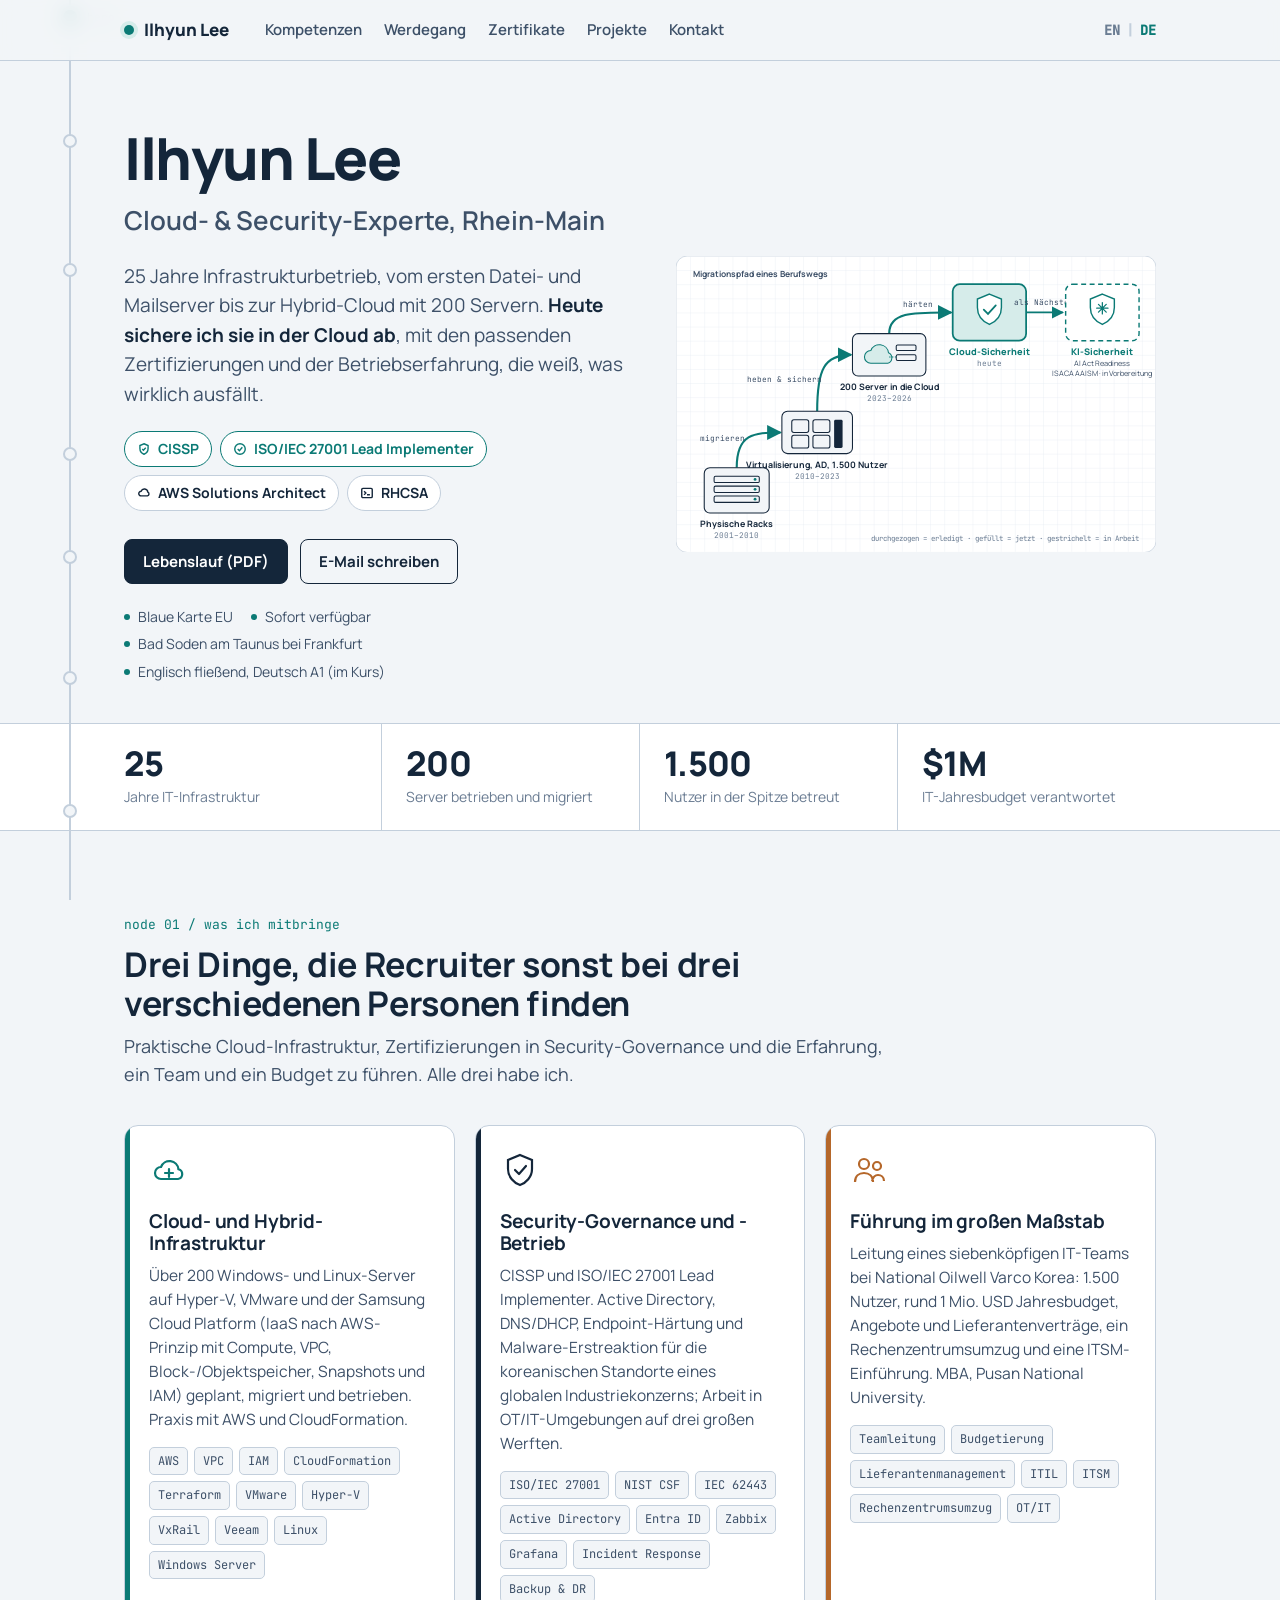
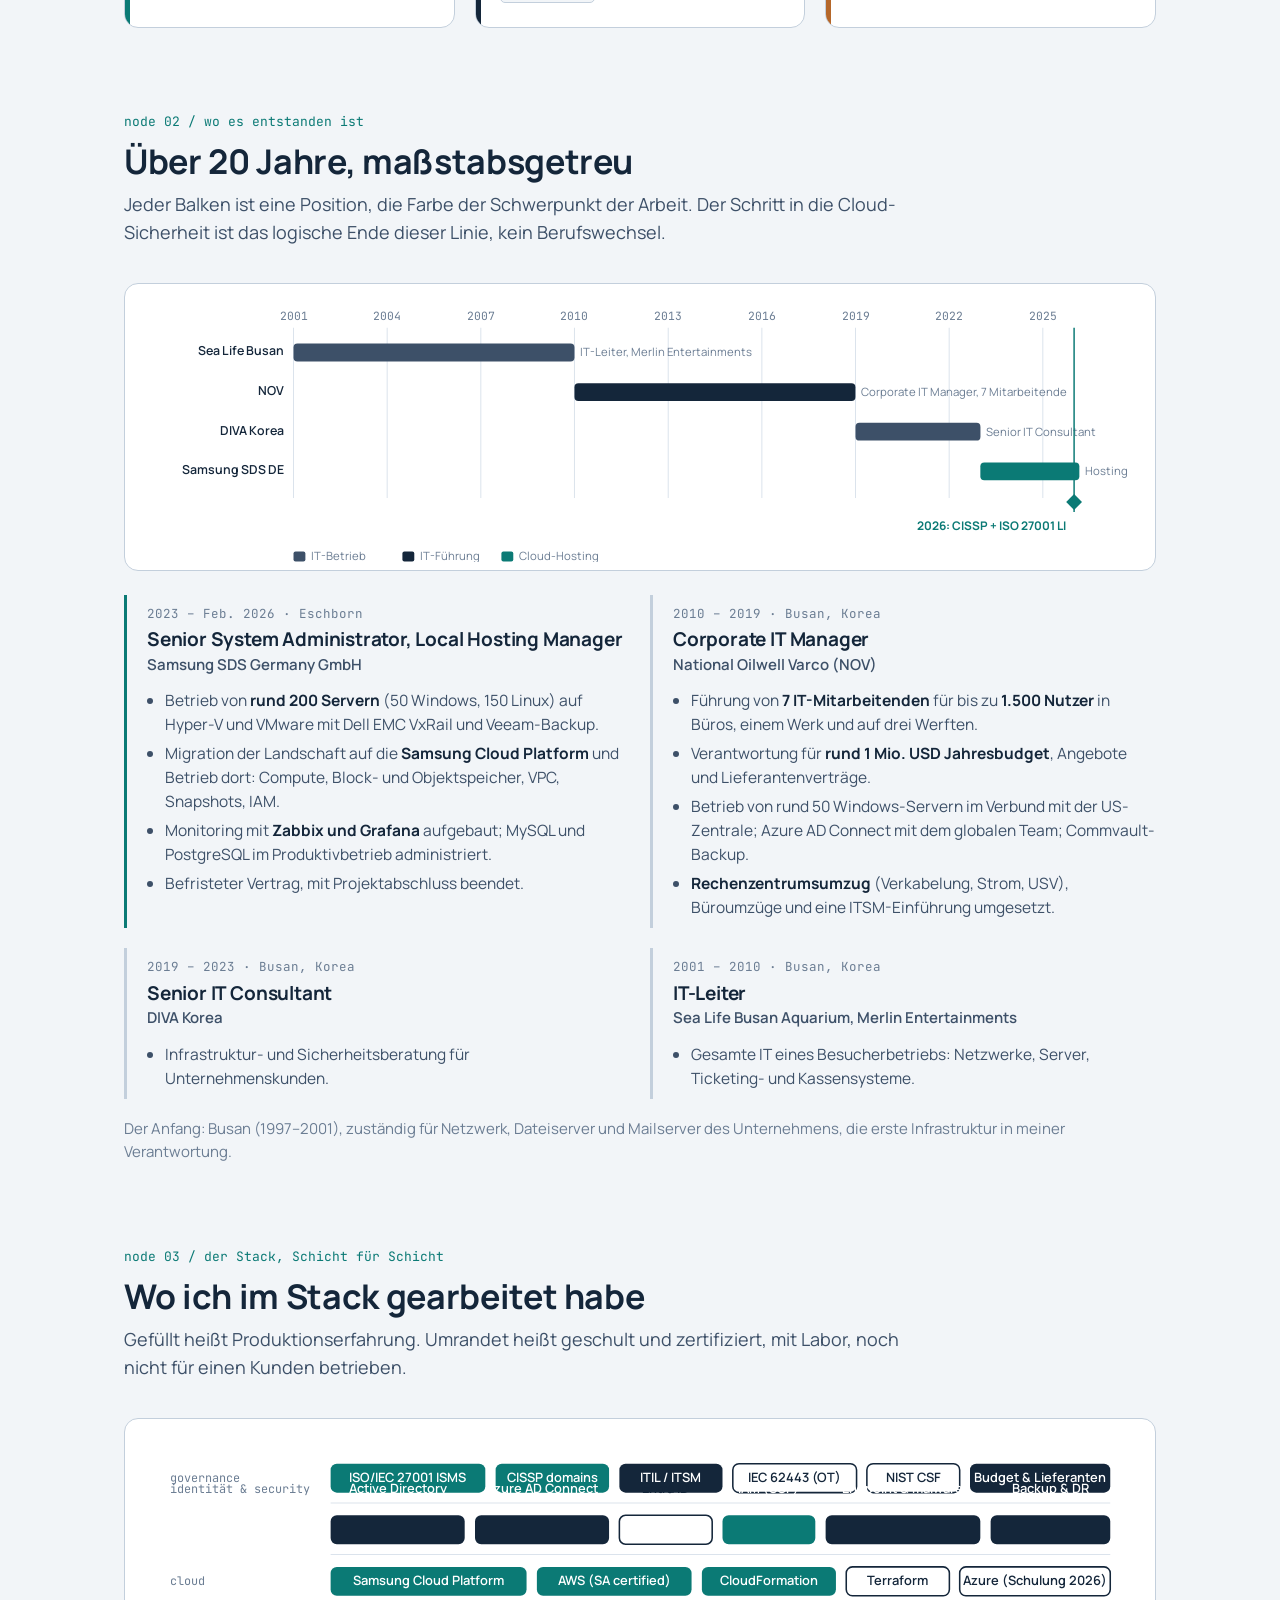
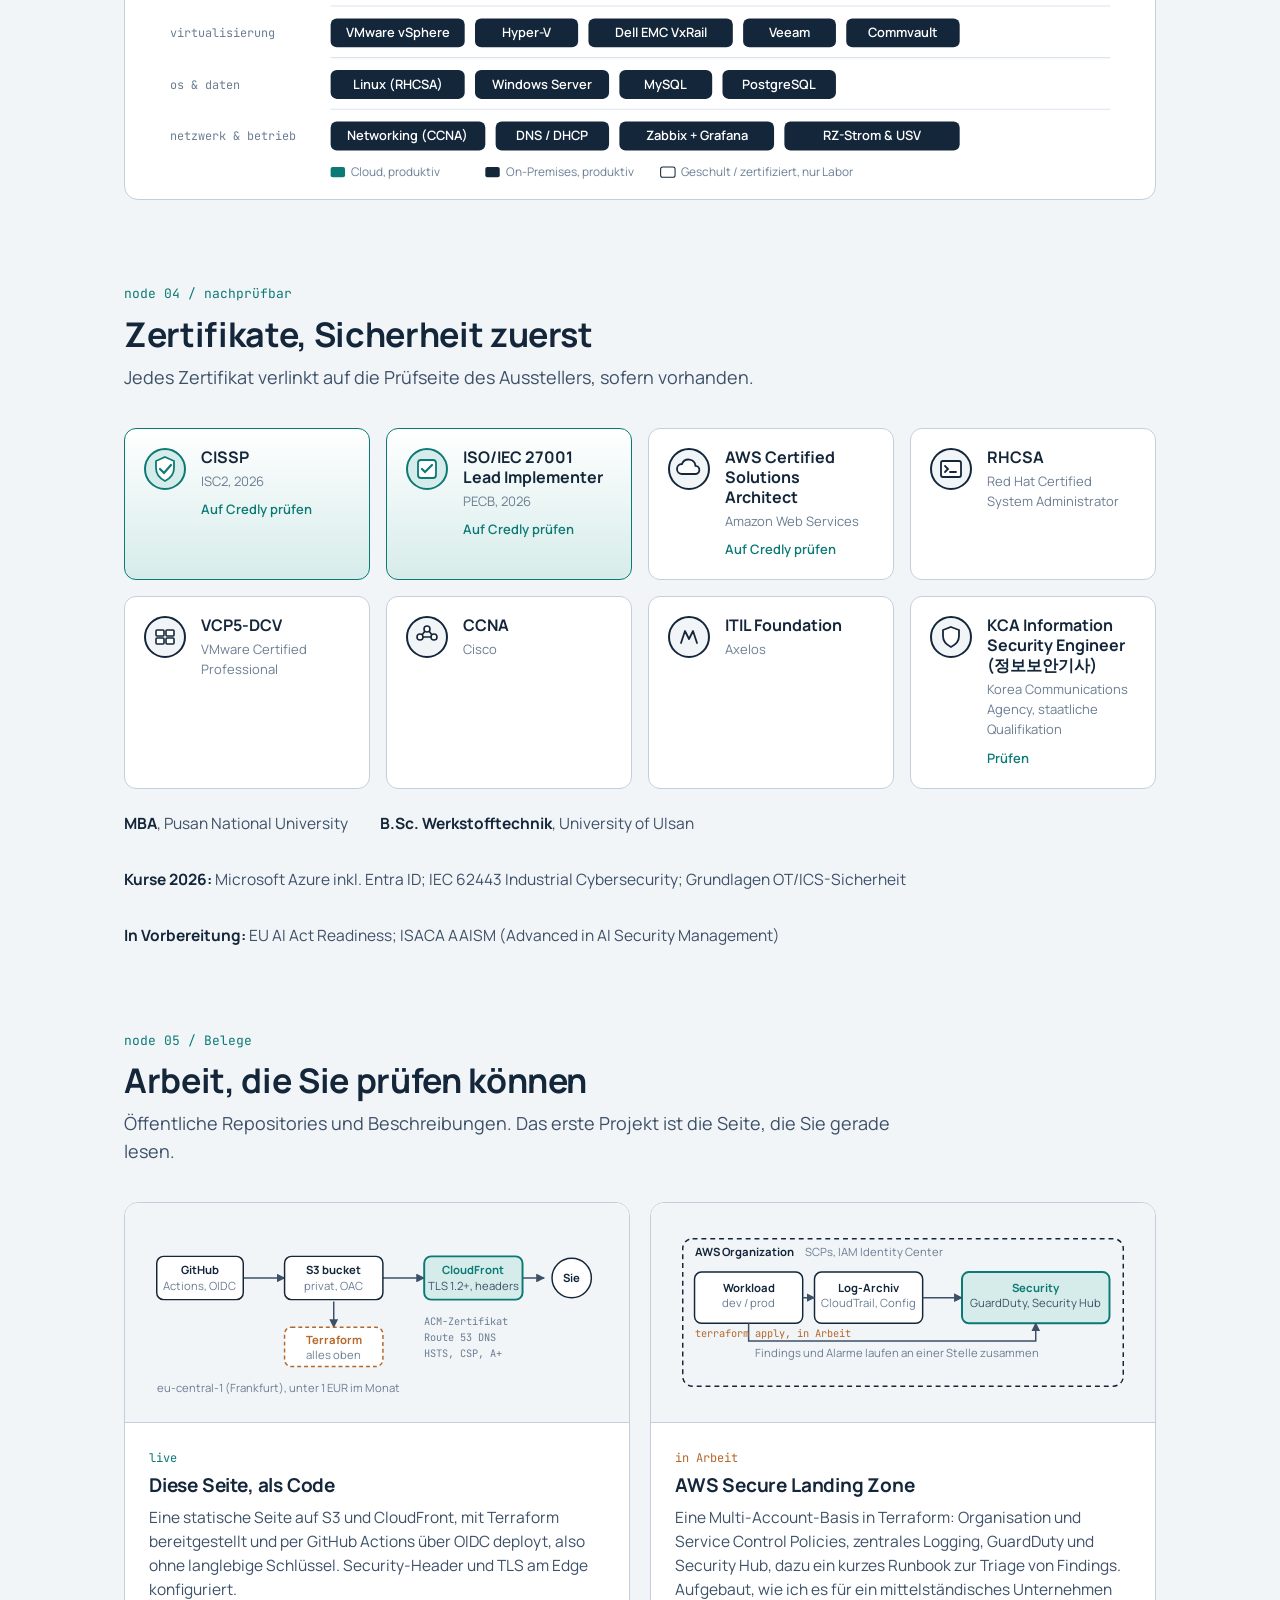
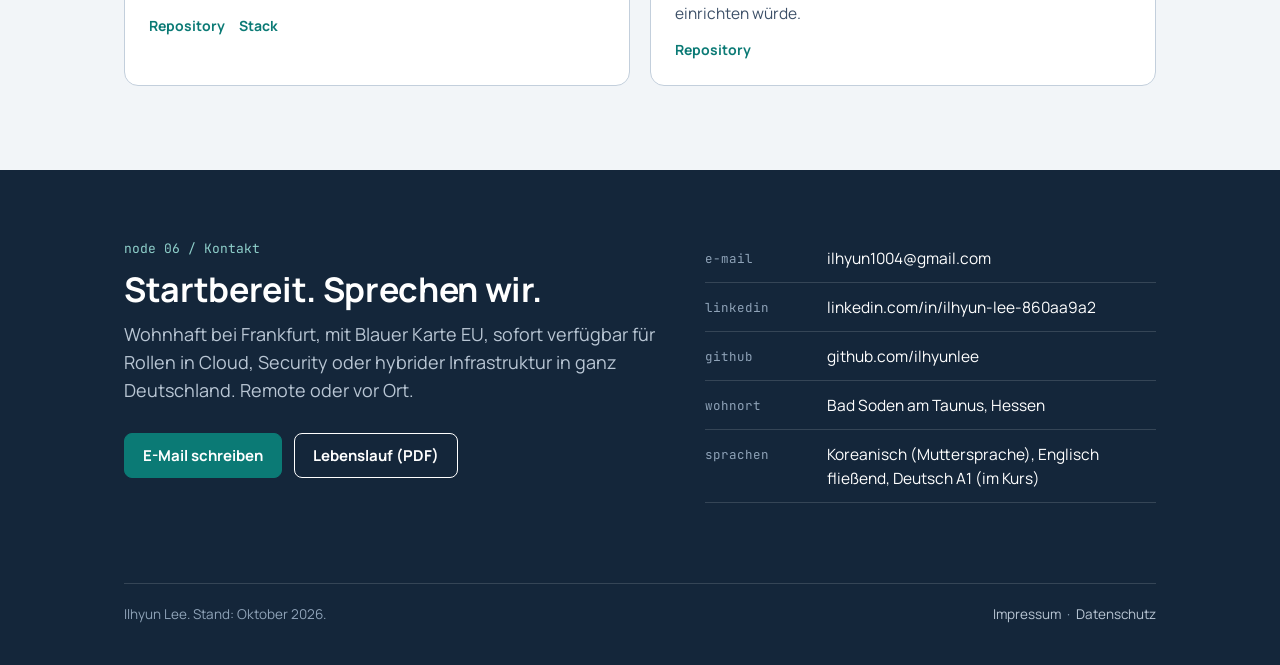
<file: index.html>
<!DOCTYPE html>
<html lang="de">
<head>
<meta charset="UTF-8">
<meta name="viewport" content="width=device-width, initial-scale=1">
<title>Ilhyun Lee — Cloud- & Security-Experte</title>
<meta name="description" content="Über 20 Jahre Betrieb von Unternehmensinfrastruktur, heute Absicherung in der Cloud. CISSP, ISO/IEC 27001 Lead Implementer, AWS Solutions Architect. Rhein-Main, Blaue Karte EU, sofort verfügbar.">
<meta property="og:title" content="Ilhyun Lee — Cloud- & Security-Experte">
<meta property="og:description" content="Über 20 Jahre Infrastruktur, heute in der Cloud abgesichert. CISSP · ISO 27001 LI · AWS SA. Raum Frankfurt, sofort verfügbar.">
<meta property="og:type" content="profile">
<link rel="alternate" hreflang="en" href="https://ilhyun1004.github.io/">
<link rel="alternate" hreflang="de" href="https://ilhyun1004.github.io/de/">

<script type="application/ld+json">
{"@context":"https://schema.org","@type":"Person","name":"Ilhyun Lee","jobTitle":"Cloud- & Security-Experte","address":{"@type":"PostalAddress","addressLocality":"Bad Soden am Taunus","addressCountry":"DE"},"email":"mailto:ilhyun1004@gmail.com","url":"https://www.linkedin.com/in/ilhyun-lee-860aa9a2","alumniOf":["University of Ulsan","Pusan National University"],"knowsAbout":["AWS","Cloud security","ISO/IEC 27001","CISSP","VMware","Hyper-V","Linux","Active Directory","IT management"]}
</script>
<style>
  @font-face { font-family: 'Manrope'; font-style: normal; font-weight: 400; font-display: swap; src: url('../fonts/manrope-latin-400-normal.woff2') format('woff2'); }
  @font-face { font-family: 'Manrope'; font-style: normal; font-weight: 500; font-display: swap; src: url('../fonts/manrope-latin-500-normal.woff2') format('woff2'); }
  @font-face { font-family: 'Manrope'; font-style: normal; font-weight: 600; font-display: swap; src: url('../fonts/manrope-latin-600-normal.woff2') format('woff2'); }
  @font-face { font-family: 'Manrope'; font-style: normal; font-weight: 700; font-display: swap; src: url('../fonts/manrope-latin-700-normal.woff2') format('woff2'); }
  @font-face { font-family: 'Manrope'; font-style: normal; font-weight: 800; font-display: swap; src: url('../fonts/manrope-latin-800-normal.woff2') format('woff2'); }
  @font-face { font-family: 'JetBrains Mono'; font-style: normal; font-weight: 400; font-display: swap; src: url('../fonts/jetbrains-mono-latin-400-normal.woff2') format('woff2'); }
  @font-face { font-family: 'JetBrains Mono'; font-style: normal; font-weight: 500; font-display: swap; src: url('../fonts/jetbrains-mono-latin-500-normal.woff2') format('woff2'); }
  :root {
    --paper: #f2f5f8;
    --paper-2: #e6ebf1;
    --ink: #14263a;
    --ink-2: #3d5068;
    --ink-3: #6b7d93;
    --line: #c3cfdc;
    --teal: #0b7a75;
    --teal-soft: #d6ecea;
    --copper: #b5672a;
    --copper-soft: #f3e3d4;
    --white: #ffffff;
    --mono: "JetBrains Mono", ui-monospace, SFMono-Regular, Menlo, monospace;
    --sans: "Manrope", -apple-system, "Segoe UI", sans-serif;
    --max: 1080px;
  }
  * { box-sizing: border-box; }
  html { scroll-behavior: smooth; }
  @media (prefers-reduced-motion: reduce) { html { scroll-behavior: auto; } .reveal, .trace path { transition: none !important; animation: none !important; opacity: 1 !important; transform: none !important; stroke-dashoffset: 0 !important; } }
  body { margin: 0; background: var(--paper); color: var(--ink); font-family: var(--sans); font-size: 17px; line-height: 1.55; -webkit-font-smoothing: antialiased; }
  a { color: var(--teal); text-decoration: none; }
  a:hover { text-decoration: underline; }
  :focus-visible { outline: 3px solid var(--copper); outline-offset: 3px; border-radius: 4px; }
  h1, h2, h3 { margin: 0; line-height: 1.15; letter-spacing: -0.01em; }
  h2 { font-size: clamp(26px, 3.2vw, 34px); font-weight: 700; }
  h3 { font-size: 19px; font-weight: 700; }
  p { margin: 0; }
  .mono { font-family: var(--mono); font-size: 13px; letter-spacing: 0; }
  .wrap { max-width: var(--max); margin: 0 auto; padding: 0 24px; }

  /* ---------- nav ---------- */
  .nav { position: sticky; top: 0; z-index: 50; background: rgba(242,245,248,.88); backdrop-filter: blur(10px); border-bottom: 1px solid var(--line); }
  .nav .wrap { display: flex; align-items: center; gap: 24px; height: 60px; }
  .brand { font-weight: 800; font-size: 17px; color: var(--ink); display: flex; align-items: center; gap: 10px; }
  .brand .dot { width: 10px; height: 10px; border-radius: 50%; background: var(--teal); box-shadow: 0 0 0 4px var(--teal-soft); }
  .nav-links { display: flex; gap: 22px; margin-left: 12px; font-size: 15px; font-weight: 600; }
  .nav-links a { color: var(--ink-2); }
  .nav-links a.active { color: var(--teal); }
  .nav .spacer { flex: 1; }
  .lang { display: flex; gap: 6px; font-size: 13.5px; font-weight: 700; font-family: var(--mono); }
  .lang a { color: var(--ink-3); } .lang a[aria-current] { color: var(--teal); } .lang span { color: var(--line); }
  .btn { display: inline-flex; align-items: center; gap: 8px; padding: 10px 18px; border-radius: 8px; font-weight: 700; font-size: 15px; border: 1.5px solid var(--ink); color: var(--ink); background: transparent; cursor: pointer; }
  .btn:hover { text-decoration: none; background: var(--white); }
  .btn.primary { background: var(--ink); color: var(--white); }
  .btn.primary:hover { background: #1f3a55; }
  .btn.small { padding: 7px 14px; font-size: 14px; }
  @media (max-width: 760px) { .nav-links { display: none; } }

  /* ---------- page trace (left cable) ---------- */
  .trace { position: fixed; left: max(12px, calc((100vw - var(--max)) / 2 - 44px)); top: 0; height: 100vh; width: 28px; pointer-events: none; z-index: 5; }
  .trace .rail { position: absolute; left: 13px; top: 0; bottom: 0; width: 2px; background: var(--line); }
  .trace .fill { position: absolute; left: 13px; top: 0; width: 2px; background: var(--teal); height: 0; transition: height .15s linear; }
  .trace .node { position: absolute; left: 7px; width: 14px; height: 14px; border-radius: 50%; background: var(--paper); border: 2px solid var(--line); transition: all .3s; }
  .trace .node.on { border-color: var(--teal); background: var(--teal); box-shadow: 0 0 0 5px var(--teal-soft); }
  .trace .node span { position: absolute; left: 22px; top: -3px; white-space: nowrap; font-family: var(--mono); font-size: 11px; color: var(--ink-3); opacity: 0; transition: opacity .3s; }
  .trace .node.on span { opacity: 1; }
  @media (max-width: 1240px) { .trace { display: none; } }

  /* ---------- hero ---------- */
  .hero { padding: 64px 0 40px; }
  .hero .wrap { display: grid; grid-template-columns: 1.05fr 1fr; gap: 48px; align-items: center; }
  .hero h1 { font-size: clamp(38px, 5vw, 58px); font-weight: 800; letter-spacing: -0.025em; }
  .hero .role { font-size: clamp(20px, 2.4vw, 26px); font-weight: 600; color: var(--ink-2); margin-top: 8px; }
  .hero .lead { font-size: 19px; margin-top: 22px; max-width: 34em; color: var(--ink-2); }
  .hero .lead strong { color: var(--ink); }
  .creds { display: flex; flex-wrap: wrap; gap: 8px; margin-top: 22px; }
  .cred { display: inline-flex; align-items: center; gap: 7px; padding: 6px 12px; border-radius: 999px; background: var(--white); border: 1px solid var(--line); font-weight: 700; font-size: 14px; color: var(--ink); }
  .cred svg { width: 14px; height: 14px; }
  .cred.new { border-color: var(--teal); color: var(--teal); }
  .ctas { display: flex; gap: 12px; margin-top: 28px; flex-wrap: wrap; }
  .facts { display: flex; flex-wrap: wrap; gap: 6px 18px; margin-top: 22px; font-size: 14px; color: var(--ink-2); }
  .facts span::before { content: ""; display: inline-block; width: 6px; height: 6px; border-radius: 50%; background: var(--teal); margin-right: 8px; vertical-align: 2px; }
  .hero-map { width: 100%; height: auto; }
  @media (max-width: 900px) { .hero .wrap { grid-template-columns: 1fr; } .hero { padding-top: 40px; } }

  /* ---------- stats band ---------- */
  .stats { border-top: 1px solid var(--line); border-bottom: 1px solid var(--line); background: var(--white); }
  .stats .wrap { display: grid; grid-template-columns: repeat(4, 1fr); }
  .stat { padding: 22px 24px 22px 0; border-right: 1px solid var(--line); }
  .stat:last-child { border-right: none; }
  .stat + .stat { padding-left: 24px; }
  .stat b { display: block; font-size: 34px; font-weight: 800; letter-spacing: -0.02em; line-height: 1; }
  .stat small { display: block; margin-top: 6px; color: var(--ink-3); font-size: 14px; }
  @media (max-width: 760px) { .stats .wrap { grid-template-columns: 1fr 1fr; } .stat:nth-child(2) { border-right: none; } .stat:nth-child(3) { padding-left: 0; } }

  /* ---------- sections ---------- */
  section.block { padding: 84px 0 0; }
  .sec-head { display: grid; grid-template-columns: 1fr; gap: 10px; margin-bottom: 36px; max-width: 46em; }
  .sec-head p { color: var(--ink-2); font-size: 18px; }
  .sec-head .mono { color: var(--teal); }
  .connector { display: block; width: 100%; height: 56px; margin: 28px 0 -28px; }
  @media (max-width: 760px) { section.block { padding-top: 60px; } }

  /* pillars */
  .pillars { display: grid; grid-template-columns: repeat(3, 1fr); gap: 20px; }
  .pillar { background: var(--white); border: 1px solid var(--line); border-radius: 14px; padding: 24px; position: relative; overflow: hidden; }
  .pillar::before { content: ""; position: absolute; left: 0; top: 0; bottom: 0; width: 5px; background: var(--teal); }
  .pillar:nth-child(2)::before { background: var(--ink); }
  .pillar:nth-child(3)::before { background: var(--copper); }
  .pillar .ico { width: 40px; height: 40px; margin-bottom: 14px; }
  .pillar p { color: var(--ink-2); font-size: 15.5px; margin-top: 8px; }
  .tags { display: flex; flex-wrap: wrap; gap: 6px; margin-top: 16px; }
  .tags span { font-family: var(--mono); font-size: 12px; padding: 4px 8px; border-radius: 5px; background: var(--paper); border: 1px solid var(--line); color: var(--ink-2); }
  @media (max-width: 860px) { .pillars { grid-template-columns: 1fr; } }

  /* timeline */
  .timeline { background: var(--white); border: 1px solid var(--line); border-radius: 14px; padding: 20px 20px 8px; overflow-x: auto; }
  .timeline svg { width: 100%; min-width: 720px; height: auto; display: block; }
  .roles { display: grid; grid-template-columns: repeat(2, 1fr); gap: 20px; margin-top: 24px; }
  .role-card { border-left: 3px solid var(--line); padding: 4px 0 4px 20px; }
  .role-card.now { border-left-color: var(--teal); }
  .role-card .when { font-family: var(--mono); font-size: 12.5px; color: var(--ink-3); }
  .role-card h3 { margin-top: 4px; }
  .role-card .org { color: var(--ink-2); font-weight: 600; font-size: 15px; margin-top: 2px; }
  .role-card ul { margin: 12px 0 0; padding-left: 18px; color: var(--ink-2); font-size: 15.5px; }
  .role-card li { margin-bottom: 5px; }
  .role-card li b { color: var(--ink); font-weight: 700; }
  .earlier { margin-top: 18px; color: var(--ink-3); font-size: 15px; }
  @media (max-width: 860px) { .roles { grid-template-columns: 1fr; } }

  /* skills stack */
  .stack { background: var(--white); border: 1px solid var(--line); border-radius: 14px; padding: 20px; }
  .stack svg { width: 100%; height: auto; display: block; }

  /* certs */
  .certs { display: grid; grid-template-columns: repeat(4, 1fr); gap: 16px; }
  .cert { background: var(--white); border: 1px solid var(--line); border-radius: 12px; padding: 18px; display: grid; grid-template-columns: 44px 1fr; gap: 14px; align-items: start; }
  .cert.key { border-color: var(--teal); background: linear-gradient(180deg, var(--white), var(--teal-soft)); }
  .cert .seal { width: 44px; height: 44px; }
  .cert b { display: block; font-size: 16px; line-height: 1.25; }
  .cert small { display: block; color: var(--ink-3); font-size: 13px; margin-top: 4px; }
  .cert a { font-size: 13px; font-weight: 600; margin-top: 8px; display: inline-block; }
  .edu { margin-top: 22px; display: flex; gap: 32px; flex-wrap: wrap; color: var(--ink-2); font-size: 15.5px; }
  .edu b { color: var(--ink); }
  @media (max-width: 900px) { .certs { grid-template-columns: repeat(2, 1fr); } }
  @media (max-width: 520px) { .certs { grid-template-columns: 1fr; } }

  /* projects */
  .projects { display: grid; grid-template-columns: 1fr 1fr; gap: 20px; }
  .project { background: var(--white); border: 1px solid var(--line); border-radius: 14px; overflow: hidden; display: flex; flex-direction: column; }
  .project .fig { background: var(--paper); border-bottom: 1px solid var(--line); padding: 16px; }
  .project .fig svg { width: 100%; height: auto; display: block; }
  .project .body { padding: 20px 24px 24px; }
  .project .status { font-family: var(--mono); font-size: 12px; color: var(--teal); }
  .project .status.plan { color: var(--copper); }
  .project h3 { margin-top: 6px; }
  .project p { color: var(--ink-2); font-size: 15.5px; margin-top: 8px; }
  .project .links { margin-top: 14px; display: flex; gap: 14px; font-weight: 700; font-size: 14px; }
  @media (max-width: 860px) { .projects { grid-template-columns: 1fr; } }

  /* contact */
  .contact { margin-top: 84px; background: var(--ink); color: var(--white); padding: 64px 0 40px; }
  .contact h2 { color: var(--white); }
  .contact .wrap { display: grid; grid-template-columns: 1.2fr 1fr; gap: 40px; align-items: start; }
  .contact p { color: #b9c6d4; font-size: 18px; margin-top: 12px; max-width: 32em; }
  .contact .ctas .btn { border-color: var(--white); color: var(--white); }
  .contact .ctas .btn.primary { background: var(--teal); border-color: var(--teal); }
  .contact .ctas .btn:hover { background: rgba(255,255,255,.08); }
  .contact .ctas .btn.primary:hover { background: #0d8f89; }
  .chan { list-style: none; margin: 0; padding: 0; }
  .chan li { display: grid; grid-template-columns: 110px 1fr; gap: 12px; padding: 12px 0; border-bottom: 1px solid rgba(255,255,255,.14); font-size: 15.5px; }
  .chan li span:first-child { color: #8fa3b8; font-family: var(--mono); font-size: 12.5px; padding-top: 3px; }
  .chan a { color: var(--white); }
  .foot { margin-top: 40px; padding-top: 20px; border-top: 1px solid rgba(255,255,255,.14); display: flex; justify-content: space-between; flex-wrap: wrap; gap: 10px; font-size: 13.5px; color: #8fa3b8; }
  .foot a { color: #b9c6d4; }
  @media (max-width: 860px) { .contact .wrap { grid-template-columns: 1fr; } }

  /* reveal: one orchestrated entrance per section */
  .reveal { opacity: 0; transform: translateY(14px); transition: opacity .6s ease, transform .6s ease; }
  .reveal.in { opacity: 1; transform: none; }
  /* draw-in for svg paths */
  .draw path.d, .draw line.d, .draw polyline.d { stroke-dasharray: 1200; stroke-dashoffset: 1200; transition: stroke-dashoffset 1.6s ease .2s; }
  .draw.in path.d, .draw.in line.d, .draw.in polyline.d { stroke-dashoffset: 0; }
</style>
</head>
<body>

<!-- left page trace -->
<div class="trace" aria-hidden="true">
  <div class="rail"></div><div class="fill" id="traceFill"></div>
</div>

<header class="nav">
  <div class="wrap">
    <a class="brand" href="#top"><span class="dot"></span>Ilhyun Lee</a>
    <nav class="nav-links" aria-label="Abschnitte">
      <a href="#skills">Kompetenzen</a><a href="#experience">Werdegang</a><a href="#credentials">Zertifikate</a><a href="#projects">Projekte</a><a href="#contact">Kontakt</a>
    </nav>
    <span class="spacer"></span>
    <nav class="lang" aria-label="Sprache"><a href="../" lang="en">EN</a><span>|</span><a href="./" aria-current="page">DE</a></nav>
  </div>
</header>

<main id="top">
<!-- ================= HERO ================= -->
<section class="hero">
  <div class="wrap">
    <div>
      <h1>Ilhyun Lee</h1>
      <p class="role">Cloud- &amp; Security-Experte, Rhein-Main</p>
      <p class="lead">25 Jahre Infrastrukturbetrieb, vom ersten Datei- und Mailserver bis zur Hybrid-Cloud mit 200 Servern. <strong>Heute sichere ich sie in der Cloud ab</strong>, mit den passenden Zertifizierungen und der Betriebserfahrung, die weiß, was wirklich ausfällt.</p>
      <div class="creds">
        <span class="cred new"><svg viewBox="0 0 24 24" fill="none" stroke="currentColor" stroke-width="2.4"><path d="M12 3l7 3v5c0 5-3.5 8.5-7 10-3.5-1.5-7-5-7-10V6z"/><path d="M9 12l2 2 4-4"/></svg>CISSP</span>
        <span class="cred new"><svg viewBox="0 0 24 24" fill="none" stroke="currentColor" stroke-width="2.4"><circle cx="12" cy="12" r="9"/><path d="M8 12l3 3 5-6"/></svg>ISO/IEC 27001 Lead Implementer</span>
        <span class="cred"><svg viewBox="0 0 24 24" fill="none" stroke="currentColor" stroke-width="2.4"><path d="M7 17a4 4 0 010-8 6 6 0 0111.6 1.5A3.5 3.5 0 0118 17z"/></svg>AWS Solutions Architect</span>
        <span class="cred"><svg viewBox="0 0 24 24" fill="none" stroke="currentColor" stroke-width="2.4"><rect x="3" y="4" width="18" height="16" rx="2"/><path d="M7 9l3 3-3 3M12 15h5"/></svg>RHCSA</span>
      </div>
      <div class="ctas">
        <a class="btn primary" href="../Ilhyun-Lee-CV-DE.pdf" download>Lebenslauf (PDF)</a>
        <a class="btn" href="mailto:ilhyun1004@gmail.com">E-Mail schreiben</a>
      </div>
      <div class="facts">
        <span>Blaue Karte EU</span><span>Sofort verfügbar</span><span>Bad Soden am Taunus bei Frankfurt</span><span>Englisch fließend, Deutsch A1 (im Kurs)</span>
      </div>
    </div>

    <!-- hero map: career as a migration path -->
    <svg class="hero-map draw" viewBox="0 0 680 420" role="img" aria-label="Werdegang als Migrationspfad: physische Racks, Virtualisierung, Hybrid- und Cloud-Plattform, heute Cloud-Sicherheit, als Nächstes KI-Sicherheit (AI Act Readiness, ISACA AAISM in Vorbereitung)" font-family="Manrope, sans-serif">
      <defs>
        <marker id="ar" viewBox="0 0 10 10" refX="9" refY="5" markerWidth="7" markerHeight="7" orient="auto"><path d="M0 0L10 5L0 10z" fill="#0b7a75"/></marker>
        <pattern id="grid" width="20" height="20" patternUnits="userSpaceOnUse"><path d="M20 0H0V20" fill="none" stroke="#dbe3ec" stroke-width="1"/></pattern>
      </defs>
      <rect width="680" height="420" rx="16" fill="#fff" stroke="#c3cfdc"/>
      <rect x="1" y="1" width="678" height="418" rx="16" fill="url(#grid)" opacity=".7"/>

      <!-- route -->
      <g fill="none" stroke="#0b7a75" stroke-width="3" marker-end="url(#ar)">
        <path class="d" d="M86 300 C 86 252, 110 250, 148 250"/>
        <path class="d" d="M200 220 C 200 160, 210 140, 248 140"/>
        <path class="d" d="M302 110 C 302 78, 340 80, 390 80"/>
      </g>

      <!-- node 1: physical -->
      <g>
        <rect x="40" y="300" width="92" height="64" rx="8" fill="#f2f5f8" stroke="#14263a" stroke-width="1.5"/>
        <g stroke="#14263a" stroke-width="1.5" fill="none">
          <rect x="54" y="312" width="64" height="9" rx="2"/><rect x="54" y="326" width="64" height="9" rx="2"/><rect x="54" y="340" width="64" height="9" rx="2"/>
        </g>
        <g fill="#0b7a75"><circle cx="112" cy="316.5" r="2"/><circle cx="112" cy="330.5" r="2"/><circle cx="112" cy="344.5" r="2"/></g>
        <text x="86" y="384" text-anchor="middle" font-size="12.5" font-weight="700" fill="#14263a">Physische Racks</text>
        <text x="86" y="400" text-anchor="middle" font-size="11" fill="#6b7d93" font-family="JetBrains Mono, monospace">2001–2010</text>
      </g>

      <!-- node 2: virtualization + DC ops -->
      <g>
        <rect x="150" y="220" width="100" height="60" rx="8" fill="#f2f5f8" stroke="#14263a" stroke-width="1.5"/>
        <g fill="none" stroke="#14263a" stroke-width="1.5">
          <rect x="164" y="232" width="24" height="18" rx="3"/><rect x="194" y="232" width="24" height="18" rx="3"/><rect x="164" y="254" width="24" height="18" rx="3"/><rect x="194" y="254" width="24" height="18" rx="3"/>
        </g>
        <rect x="224" y="232" width="12" height="40" rx="2" fill="#14263a"/>
        <text x="200" y="300" text-anchor="middle" font-size="12.5" font-weight="700" fill="#14263a">Virtualisierung, AD, 1.500 Nutzer</text>
        <text x="200" y="316" text-anchor="middle" font-size="11" fill="#6b7d93" font-family="JetBrains Mono, monospace">2010–2023</text>
      </g>

      <!-- node 3: hybrid / cloud platform -->
      <g>
        <rect x="250" y="110" width="104" height="60" rx="8" fill="#f2f5f8" stroke="#14263a" stroke-width="1.5"/>
        <path d="M276 152a9 9 0 010-18 13 13 0 0125 3 8 8 0 01-1 15z" fill="#d6ecea" stroke="#0b7a75" stroke-width="1.5"/>
        <g fill="none" stroke="#14263a" stroke-width="1.5"><rect x="312" y="126" width="28" height="8" rx="2"/><rect x="312" y="140" width="28" height="8" rx="2"/></g>
        <path d="M302 143h10" stroke="#0b7a75" stroke-width="1.5" stroke-dasharray="2 2"/>
        <text x="302" y="190" text-anchor="middle" font-size="12.5" font-weight="700" fill="#14263a">200 Server in die Cloud</text>
        <text x="302" y="206" text-anchor="middle" font-size="11" fill="#6b7d93" font-family="JetBrains Mono, monospace">2023–2026</text>
      </g>

      <!-- node 4: cloud security (now) -->
      <g>
        <rect x="392" y="40" width="104" height="80" rx="10" fill="#d6ecea" stroke="#0b7a75" stroke-width="2.5"/>
        <path d="M444 54l17 7v12c0 12-8 20-17 24-9-4-17-12-17-24V61z" fill="#fff" stroke="#0b7a75" stroke-width="2"/>
        <path d="M436 76l6 6 11-12" fill="none" stroke="#0b7a75" stroke-width="2.5" stroke-linecap="round"/>
        <text x="444" y="140" text-anchor="middle" font-size="13" font-weight="800" fill="#0b7a75">Cloud-Sicherheit</text>
        <text x="444" y="156" text-anchor="middle" font-size="11" fill="#6b7d93" font-family="JetBrains Mono, monospace">heute</text>
      </g>

      <!-- node 5: AI security (next, in progress) -->
      <path class="d" d="M496 80 H548" fill="none" stroke="#0b7a75" stroke-width="2.5" stroke-dasharray="6 5" marker-end="url(#ar)"/>
      <text x="522" y="70" text-anchor="middle" font-size="11" font-family="JetBrains Mono, monospace" fill="#3d5068">als Nächstes</text>
      <g>
        <rect x="552" y="40" width="104" height="80" rx="10" fill="#fff" stroke="#0b7a75" stroke-width="2" stroke-dasharray="7 5"/>
        <path d="M604 54l17 7v12c0 12-8 20-17 24-9-4-17-12-17-24V61z" fill="none" stroke="#0b7a75" stroke-width="2"/>
        <path d="M604 66v16M596 74h16M598.5 68.5l11 11M609.5 68.5l-11 11" fill="none" stroke="#0b7a75" stroke-width="1.8" stroke-linecap="round"/>
        <text x="604" y="140" text-anchor="middle" font-size="13" font-weight="800" fill="#0b7a75">KI-Sicherheit</text>
        <text x="604" y="156" text-anchor="middle" font-size="10.5" fill="#3d5068">AI Act Readiness</text>
        <text x="604" y="170" text-anchor="middle" font-size="10.5" fill="#3d5068">ISACA AAISM · in Vorbereitung</text>
      </g>
      <text x="656" y="404" text-anchor="end" font-size="10.5" font-family="JetBrains Mono, monospace" fill="#6b7d93">durchgezogen = erledigt   ·   gefüllt = jetzt   ·   gestrichelt = in Arbeit</text>

      <!-- legend chips along the route -->
      <g font-size="11" font-family="JetBrains Mono, monospace" fill="#3d5068">
        <text x="34" y="262">migrieren</text>
        <text x="100" y="178">heben &amp; sichern</text>
        <text x="322" y="72">härten</text>
      </g>
      <text x="24" y="30" font-size="12" font-weight="700" fill="#3d5068">Migrationspfad eines Berufswegs</text>
    </svg>
  </div>
</section>

<!-- ================= STATS ================= -->
<div class="stats">
  <div class="wrap">
    <div class="stat"><b data-count="25">25</b><small>Jahre IT-Infrastruktur</small></div>
    <div class="stat"><b data-count="200">200</b><small>Server betrieben und migriert</small></div>
    <div class="stat"><b data-count="1500">1.500</b><small>Nutzer in der Spitze betreut</small></div>
    <div class="stat"><b>$1M</b><small>IT-Jahresbudget verantwortet</small></div>
  </div>
</div>

<!-- ================= SKILLS ================= -->
<section class="block reveal" id="skills">
  <div class="wrap">
    <div class="sec-head">
      <span class="mono">node 01 / was ich mitbringe</span>
      <h2>Drei Dinge, die Recruiter sonst bei drei verschiedenen Personen finden</h2>
      <p>Praktische Cloud-Infrastruktur, Zertifizierungen in Security-Governance und die Erfahrung, ein Team und ein Budget zu führen. Alle drei habe ich.</p>
    </div>
    <div class="pillars">
      <article class="pillar">
        <svg class="ico" viewBox="0 0 40 40" fill="none" stroke="#0b7a75" stroke-width="2.2"><path d="M12 29a6 6 0 010-12 9 9 0 0117.4 2.2A5 5 0 0129 29z"/><path d="M16 23h8M20 19v8" stroke-linecap="round"/></svg>
        <h3>Cloud- und Hybrid-Infrastruktur</h3>
        <p>Über 200 Windows- und Linux-Server auf Hyper-V, VMware und der Samsung Cloud Platform (IaaS nach AWS-Prinzip mit Compute, VPC, Block-/Objektspeicher, Snapshots und IAM) geplant, migriert und betrieben. Praxis mit AWS und CloudFormation.</p>
        <div class="tags"><span>AWS</span><span>VPC</span><span>IAM</span><span>CloudFormation</span><span>Terraform</span><span>VMware</span><span>Hyper-V</span><span>VxRail</span><span>Veeam</span><span>Linux</span><span>Windows Server</span></div>
      </article>
      <article class="pillar">
        <svg class="ico" viewBox="0 0 40 40" fill="none" stroke="#14263a" stroke-width="2.2"><path d="M20 5l12 5v9c0 8-6 14-12 16-6-2-12-8-12-16v-9z"/><path d="M15 20l4 4 7-8" stroke-linecap="round" stroke-linejoin="round"/></svg>
        <h3>Security-Governance und -Betrieb</h3>
        <p>CISSP und ISO/IEC 27001 Lead Implementer. Active Directory, DNS/DHCP, Endpoint-Härtung und Malware-Erstreaktion für die koreanischen Standorte eines globalen Industriekonzerns; Arbeit in OT/IT-Umgebungen auf drei großen Werften.</p>
        <div class="tags"><span>ISO/IEC 27001</span><span>NIST CSF</span><span>IEC 62443</span><span>Active Directory</span><span>Entra ID</span><span>Zabbix</span><span>Grafana</span><span>Incident Response</span><span>Backup &amp; DR</span></div>
      </article>
      <article class="pillar">
        <svg class="ico" viewBox="0 0 40 40" fill="none" stroke="#b5672a" stroke-width="2.2"><circle cx="14" cy="14" r="5"/><circle cx="27" cy="16" r="4"/><path d="M5 32c0-6 4-9 9-9s9 3 9 9M22 31c1-4 3-6 6-6s6 2 6 6"/></svg>
        <h3>Führung im großen Maßstab</h3>
        <p>Leitung eines siebenköpfigen IT-Teams bei National Oilwell Varco Korea: 1.500 Nutzer, rund 1 Mio. USD Jahresbudget, Angebote und Lieferantenverträge, ein Rechenzentrumsumzug und eine ITSM-Einführung. MBA, Pusan National University.</p>
        <div class="tags"><span>Teamleitung</span><span>Budgetierung</span><span>Lieferantenmanagement</span><span>ITIL</span><span>ITSM</span><span>Rechenzentrumsumzug</span><span>OT/IT</span></div>
      </article>
    </div>
  </div>
</section>

<!-- ================= EXPERIENCE ================= -->
<section class="block reveal" id="experience">
  <div class="wrap">
    <div class="sec-head">
      <span class="mono">node 02 / wo es entstanden ist</span>
      <h2>Über 20 Jahre, maßstabsgetreu</h2>
      <p>Jeder Balken ist eine Position, die Farbe der Schwerpunkt der Arbeit. Der Schritt in die Cloud-Sicherheit ist das logische Ende dieser Linie, kein Berufswechsel.</p>
    </div>
    <div class="timeline draw">
      <svg viewBox="-40 0 1000 260" role="img" aria-label="Zeitstrahl 2001 bis 2026: IT-Leitung bei Sea Life Busan, Corporate IT Manager bei NOV, Senior IT Consultant bei DIVA Korea, Senior System Administrator bei Samsung SDS Deutschland, 2026 CISSP und ISO 27001 Lead Implementer" font-family="Manrope, sans-serif">
        <!-- scale: 2001..2027 → x 110..930 ; 1 year = 31.54px -->
        <g font-family="JetBrains Mono, monospace" font-size="11.5" fill="#6b7d93">
          <g stroke="#dbe3ec"><line x1="110" x2="110" y1="24" y2="196"/><line x1="204.6" x2="204.6" y1="24" y2="196"/><line x1="299.2" x2="299.2" y1="24" y2="196"/><line x1="393.8" x2="393.8" y1="24" y2="196"/><line x1="488.5" x2="488.5" y1="24" y2="196"/><line x1="583.1" x2="583.1" y1="24" y2="196"/><line x1="677.7" x2="677.7" y1="24" y2="196"/><line x1="772.3" x2="772.3" y1="24" y2="196"/><line x1="866.9" x2="866.9" y1="24" y2="196"/></g>
          <text x="110" y="16" text-anchor="middle">2001</text><text x="204.6" y="16" text-anchor="middle">2004</text><text x="299.2" y="16" text-anchor="middle">2007</text><text x="393.8" y="16" text-anchor="middle">2010</text><text x="488.5" y="16" text-anchor="middle">2013</text><text x="583.1" y="16" text-anchor="middle">2016</text><text x="677.7" y="16" text-anchor="middle">2019</text><text x="772.3" y="16" text-anchor="middle">2022</text><text x="866.9" y="16" text-anchor="middle">2025</text>
        </g>
        <!-- rows -->
        <g font-size="12.5" fill="#14263a">

          <text x="100" y="52" text-anchor="end" font-weight="600">Sea Life Busan</text>
          <rect x="110" y="40" width="283.8" height="18" rx="4" fill="#3d5068"/>
          <text x="399.8" y="53" font-size="11.5" fill="#6b7d93">IT-Leiter, Merlin Entertainments</text>

          <text x="100" y="92" text-anchor="end" font-weight="600">NOV</text>
          <rect x="393.8" y="80" width="283.8" height="18" rx="4" fill="#14263a"/>
          <text x="683.7" y="93" font-size="11.5" fill="#6b7d93">Corporate IT Manager, 7 Mitarbeitende</text>

          <text x="100" y="132" text-anchor="end" font-weight="600">DIVA Korea</text>
          <rect x="677.7" y="120" width="126.2" height="18" rx="4" fill="#3d5068"/>
          <text x="809.8" y="133" font-size="11.5" fill="#6b7d93">Senior IT Consultant</text>

          <text x="100" y="172" text-anchor="end" font-weight="600">Samsung SDS DE</text>
          <rect x="803.8" y="160" width="100" height="18" rx="4" fill="#0b7a75"/>
          <text x="909.8" y="173" font-size="11.5" fill="#6b7d93">Hosting</text>
        </g>
        <!-- 2026 milestone -->
        <line class="d" x1="898.5" x2="898.5" y1="24" y2="210" stroke="#0b7a75" stroke-width="1.5" stroke-dasharray="4 4"/>
        <path d="M898.5 192l8 8-8 8-8-8z" fill="#0b7a75"/>
        <text x="890.5" y="228" text-anchor="end" font-size="12" font-weight="700" fill="#0b7a75">2026: CISSP + ISO 27001 LI</text>
        <!-- legend -->
        <g font-size="11.5" fill="#6b7d93" transform="translate(110 250)">
          <rect width="12" height="10" rx="2" fill="#3d5068"/><text x="18" y="9">IT-Betrieb</text>
          <rect x="110" width="12" height="10" rx="2" fill="#14263a"/><text x="128" y="9">IT-Führung</text>
          <rect x="210" width="12" height="10" rx="2" fill="#0b7a75"/><text x="228" y="9">Cloud-Hosting</text>
        </g>
      </svg>
    </div>

    <div class="roles">
      <article class="role-card now">
        <span class="when">2023 – Feb. 2026 · Eschborn</span>
        <h3>Senior System Administrator, Local Hosting Manager</h3>
        <p class="org">Samsung SDS Germany GmbH</p>
        <ul>
          <li>Betrieb von <b>rund 200 Servern</b> (50 Windows, 150 Linux) auf Hyper-V und VMware mit Dell EMC VxRail und Veeam-Backup.</li>
          <li>Migration der Landschaft auf die <b>Samsung Cloud Platform</b> und Betrieb dort: Compute, Block- und Objektspeicher, VPC, Snapshots, IAM.</li>
          <li>Monitoring mit <b>Zabbix und Grafana</b> aufgebaut; MySQL und PostgreSQL im Produktivbetrieb administriert.</li>
          <li>Befristeter Vertrag, mit Projektabschluss beendet.</li>
        </ul>
      </article>
      <article class="role-card">
        <span class="when">2010 – 2019 · Busan, Korea</span>
        <h3>Corporate IT Manager</h3>
        <p class="org">National Oilwell Varco (NOV)</p>
        <ul>
          <li>Führung von <b>7 IT-Mitarbeitenden</b> für bis zu <b>1.500 Nutzer</b> in Büros, einem Werk und auf drei Werften.</li>
          <li>Verantwortung für <b>rund 1 Mio. USD Jahresbudget</b>, Angebote und Lieferantenverträge.</li>
          <li>Betrieb von rund 50 Windows-Servern im Verbund mit der US-Zentrale; Azure AD Connect mit dem globalen Team; Commvault-Backup.</li>
          <li><b>Rechenzentrumsumzug</b> (Verkabelung, Strom, USV), Büroumzüge und eine ITSM-Einführung umgesetzt.</li>
        </ul>
      </article>
      <article class="role-card">
        <span class="when">2019 – 2023 · Busan, Korea</span>
        <h3>Senior IT Consultant</h3>
        <p class="org">DIVA Korea</p>
        <ul>
          <li>Infrastruktur- und Sicherheitsberatung für Unternehmenskunden.</li>
        </ul>
      </article>
      <article class="role-card">
        <span class="when">2001 – 2010 · Busan, Korea</span>
        <h3>IT-Leiter</h3>
        <p class="org">Sea Life Busan Aquarium, Merlin Entertainments</p>
        <ul>
          <li>Gesamte IT eines Besucherbetriebs: Netzwerke, Server, Ticketing- und Kassensysteme.</li>
        </ul>
      </article>
    </div>
    <p class="earlier">Der Anfang: Busan (1997–2001), zuständig für Netzwerk, Dateiserver und Mailserver des Unternehmens, die erste Infrastruktur in meiner Verantwortung.</p>
  </div>
</section>

<!-- ================= STACK ================= -->
<section class="block reveal" id="stack">
  <div class="wrap">
    <div class="sec-head">
      <span class="mono">node 03 / der Stack, Schicht für Schicht</span>
      <h2>Wo ich im Stack gearbeitet habe</h2>
      <p>Gefüllt heißt Produktionserfahrung. Umrandet heißt geschult und zertifiziert, mit Labor, noch nicht für einen Kunden betrieben.</p>
    </div>
    <div class="stack">
      <svg viewBox="0 0 960 330" role="img" aria-label="Technologie-Stack nach Schichten: Governance, Identität und Sicherheit, Cloud-Plattformen, Virtualisierung und Backup, Betriebssysteme und Datenbanken, Netzwerk und Monitoring; überwiegend Produktionserfahrung, Azure und Terraform geschult" font-family="Manrope, sans-serif" font-size="12.5">
        <defs><pattern id="hatch" width="6" height="6" patternUnits="userSpaceOnUse" patternTransform="rotate(45)"><line x1="0" y1="0" x2="0" y2="6" stroke="#9fb0c2" stroke-width="1.2"/></pattern></defs>
        <g fill="#6b7d93" font-family="JetBrains Mono, monospace" font-size="11.5">
          <text x="24" y="42">governance</text><text x="24" y="52">identität &amp; security</text><text x="24" y="142">cloud</text><text x="24" y="192">virtualisierung</text><text x="24" y="242">os &amp; daten</text><text x="24" y="292">netzwerk &amp; betrieb</text>
        </g>
        <g stroke="#dbe3ec"><line x1="180" x2="936" y1="62" y2="62"/><line x1="180" x2="936" y1="112" y2="112"/><line x1="180" x2="936" y1="162" y2="162"/><line x1="180" x2="936" y1="212" y2="212"/><line x1="180" x2="936" y1="262" y2="262"/></g>

        <!-- governance -->
        <g fill="#14263a" font-weight="600">
          <rect x="180" y="24" width="150" height="28" rx="6" fill="#0b7a75"/><text x="255" y="42" text-anchor="middle" fill="#fff">ISO/IEC 27001 ISMS</text>
          <rect x="340" y="24" width="110" height="28" rx="6" fill="#0b7a75"/><text x="395" y="42" text-anchor="middle" fill="#fff">CISSP domains</text>
          <rect x="460" y="24" width="100" height="28" rx="6" fill="#14263a"/><text x="510" y="42" text-anchor="middle" fill="#fff">ITIL / ITSM</text>
          <rect x="570" y="24" width="120" height="28" rx="6" fill="none" stroke="#14263a" stroke-width="1.5"/><text x="630" y="42" text-anchor="middle">IEC 62443 (OT)</text>
          <rect x="700" y="24" width="90" height="28" rx="6" fill="none" stroke="#14263a" stroke-width="1.5"/><text x="745" y="42" text-anchor="middle">NIST CSF</text>
          <rect x="800" y="24" width="136" height="28" rx="6" fill="#14263a"/><text x="868" y="42" text-anchor="middle" fill="#fff">Budget &amp; Lieferanten</text>
        </g>
        <!-- identity & security -->
        <g fill="#14263a" font-weight="600">
          <rect x="180" y="74" width="130" height="28" rx="6" fill="#14263a"/><text x="245" y="52" text-anchor="middle" fill="#fff">Active Directory</text>
          <rect x="320" y="74" width="130" height="28" rx="6" fill="#14263a"/><text x="385" y="52" text-anchor="middle" fill="#fff">Azure AD Connect</text>
          <rect x="460" y="74" width="90" height="28" rx="6" fill="none" stroke="#14263a" stroke-width="1.5"/><text x="505" y="52" text-anchor="middle">Entra ID</text>
          <rect x="560" y="74" width="90" height="28" rx="6" fill="#0b7a75"/><text x="605" y="52" text-anchor="middle" fill="#fff">IAM (SCP)</text>
          <rect x="660" y="74" width="150" height="28" rx="6" fill="#14263a"/><text x="735" y="52" text-anchor="middle" fill="#fff">Endpoint &amp; malware</text>
          <rect x="820" y="74" width="116" height="28" rx="6" fill="#14263a"/><text x="878" y="52" text-anchor="middle" fill="#fff">Backup &amp; DR</text>
        </g>
        <!-- cloud -->
        <g fill="#14263a" font-weight="600">
          <rect x="180" y="124" width="190" height="28" rx="6" fill="#0b7a75"/><text x="275" y="142" text-anchor="middle" fill="#fff">Samsung Cloud Platform</text>
          <rect x="380" y="124" width="150" height="28" rx="6" fill="#0b7a75"/><text x="455" y="142" text-anchor="middle" fill="#fff">AWS (SA certified)</text>
          <rect x="540" y="124" width="130" height="28" rx="6" fill="#0b7a75"/><text x="605" y="142" text-anchor="middle" fill="#fff">CloudFormation</text>
          <rect x="680" y="124" width="100" height="28" rx="6" fill="none" stroke="#14263a" stroke-width="1.5"/><text x="730" y="142" text-anchor="middle">Terraform</text>
          <rect x="790" y="124" width="146" height="28" rx="6" fill="none" stroke="#14263a" stroke-width="1.5"/><text x="863" y="142" text-anchor="middle">Azure (Schulung 2026)</text>
        </g>
        <!-- virtualization -->
        <g fill="#14263a" font-weight="600">
          <rect x="180" y="174" width="130" height="28" rx="6" fill="#14263a"/><text x="245" y="192" text-anchor="middle" fill="#fff">VMware vSphere</text>
          <rect x="320" y="174" width="100" height="28" rx="6" fill="#14263a"/><text x="370" y="192" text-anchor="middle" fill="#fff">Hyper-V</text>
          <rect x="430" y="174" width="140" height="28" rx="6" fill="#14263a"/><text x="500" y="192" text-anchor="middle" fill="#fff">Dell EMC VxRail</text>
          <rect x="580" y="174" width="90" height="28" rx="6" fill="#14263a"/><text x="625" y="192" text-anchor="middle" fill="#fff">Veeam</text>
          <rect x="680" y="174" width="110" height="28" rx="6" fill="#14263a"/><text x="735" y="192" text-anchor="middle" fill="#fff">Commvault</text>
        </g>
        <!-- os & data -->
        <g fill="#14263a" font-weight="600">
          <rect x="180" y="224" width="130" height="28" rx="6" fill="#14263a"/><text x="245" y="242" text-anchor="middle" fill="#fff">Linux (RHCSA)</text>
          <rect x="320" y="224" width="130" height="28" rx="6" fill="#14263a"/><text x="385" y="242" text-anchor="middle" fill="#fff">Windows Server</text>
          <rect x="460" y="224" width="90" height="28" rx="6" fill="#14263a"/><text x="505" y="242" text-anchor="middle" fill="#fff">MySQL</text>
          <rect x="560" y="224" width="110" height="28" rx="6" fill="#14263a"/><text x="615" y="242" text-anchor="middle" fill="#fff">PostgreSQL</text>
        </g>
        <!-- network & ops -->
        <g fill="#14263a" font-weight="600">
          <rect x="180" y="274" width="150" height="28" rx="6" fill="#14263a"/><text x="255" y="292" text-anchor="middle" fill="#fff">Networking (CCNA)</text>
          <rect x="340" y="274" width="110" height="28" rx="6" fill="#14263a"/><text x="395" y="292" text-anchor="middle" fill="#fff">DNS / DHCP</text>
          <rect x="460" y="274" width="150" height="28" rx="6" fill="#14263a"/><text x="535" y="292" text-anchor="middle" fill="#fff">Zabbix + Grafana</text>
          <rect x="620" y="274" width="170" height="28" rx="6" fill="#14263a"/><text x="705" y="292" text-anchor="middle" fill="#fff">RZ-Strom &amp; USV</text>
        </g>
        <!-- legend -->
        <g transform="translate(180 318)" font-size="11.5" fill="#6b7d93">
          <rect width="14" height="10" rx="2" fill="#0b7a75"/><text x="20" y="9">Cloud, produktiv</text>
          <rect x="150" width="14" height="10" rx="2" fill="#14263a"/><text x="170" y="9">On-Premises, produktiv</text>
          <rect x="320" width="14" height="10" rx="2" fill="none" stroke="#14263a"/><text x="340" y="9">Geschult / zertifiziert, nur Labor</text>
        </g>
      </svg>
    </div>
  </div>
</section>

<!-- ================= CREDENTIALS ================= -->
<section class="block reveal" id="credentials">
  <div class="wrap">
    <div class="sec-head">
      <span class="mono">node 04 / nachprüfbar</span>
      <h2>Zertifikate, Sicherheit zuerst</h2>
      <p>Jedes Zertifikat verlinkt auf die Prüfseite des Ausstellers, sofern vorhanden.</p>
    </div>
    <div class="certs">
      <article class="cert key">
        <svg class="seal" viewBox="0 0 44 44" fill="none"><circle cx="22" cy="22" r="20" fill="#d6ecea" stroke="#0b7a75" stroke-width="2"/><path d="M22 10l9 4v7c0 7-5 11-9 13-4-2-9-6-9-13v-7z" fill="#fff" stroke="#0b7a75" stroke-width="1.8"/><path d="M17 22l4 4 7-8" stroke="#0b7a75" stroke-width="2.2" stroke-linecap="round" fill="none"/></svg>
        <div><b>CISSP</b><small>ISC2, 2026</small><a href="https://www.credly.com/badges/bd2125ed-7eab-4bdd-82c4-76a13cde9cba/public_url" target="_blank" rel="noopener">Auf Credly prüfen</a></div>
      </article>
      <article class="cert key">
        <svg class="seal" viewBox="0 0 44 44" fill="none"><circle cx="22" cy="22" r="20" fill="#d6ecea" stroke="#0b7a75" stroke-width="2"/><rect x="13" y="13" width="18" height="18" rx="3" fill="#fff" stroke="#0b7a75" stroke-width="1.8"/><path d="M17 22l3 3 7-7" stroke="#0b7a75" stroke-width="2.2" stroke-linecap="round" fill="none"/></svg>
        <div><b>ISO/IEC 27001 Lead Implementer</b><small>PECB, 2026</small><a href="https://www.credly.com/badges/27df6e22-a279-452b-bd6d-be46b10b2276/public_url" target="_blank" rel="noopener">Auf Credly prüfen</a></div>
      </article>
      <article class="cert">
        <svg class="seal" viewBox="0 0 44 44" fill="none"><circle cx="22" cy="22" r="20" fill="#f2f5f8" stroke="#14263a" stroke-width="2"/><path d="M15 27a5 5 0 010-10 7 7 0 0113.5 1.8A4 4 0 0128 27z" fill="#fff" stroke="#14263a" stroke-width="1.8"/></svg>
        <div><b>AWS Certified Solutions Architect</b><small>Amazon Web Services</small><a href="https://www.credly.com/badges/c79d98a2-d825-4f5d-99a4-6610579b8c74/public_url" target="_blank" rel="noopener">Auf Credly prüfen</a></div>
      </article>
      <article class="cert">
        <svg class="seal" viewBox="0 0 44 44" fill="none"><circle cx="22" cy="22" r="20" fill="#f2f5f8" stroke="#14263a" stroke-width="2"/><rect x="12" y="14" width="20" height="16" rx="2" fill="#fff" stroke="#14263a" stroke-width="1.8"/><path d="M16 19l3 3-3 3M21 25h6" stroke="#14263a" stroke-width="1.8" stroke-linecap="round" fill="none"/></svg>
        <div><b>RHCSA</b><small>Red Hat Certified System Administrator</small></div>
      </article>
      <article class="cert">
        <svg class="seal" viewBox="0 0 44 44" fill="none"><circle cx="22" cy="22" r="20" fill="#f2f5f8" stroke="#14263a" stroke-width="2"/><rect x="13" y="15" width="8" height="6" rx="1" fill="#fff" stroke="#14263a" stroke-width="1.6"/><rect x="23" y="15" width="8" height="6" rx="1" fill="#fff" stroke="#14263a" stroke-width="1.6"/><rect x="13" y="23" width="8" height="6" rx="1" fill="#fff" stroke="#14263a" stroke-width="1.6"/><rect x="23" y="23" width="8" height="6" rx="1" fill="#fff" stroke="#14263a" stroke-width="1.6"/></svg>
        <div><b>VCP5-DCV</b><small>VMware Certified Professional</small></div>
      </article>
      <article class="cert">
        <svg class="seal" viewBox="0 0 44 44" fill="none"><circle cx="22" cy="22" r="20" fill="#f2f5f8" stroke="#14263a" stroke-width="2"/><circle cx="15" cy="22" r="3" fill="#fff" stroke="#14263a" stroke-width="1.6"/><circle cx="29" cy="22" r="3" fill="#fff" stroke="#14263a" stroke-width="1.6"/><circle cx="22" cy="14" r="3" fill="#fff" stroke="#14263a" stroke-width="1.6"/><path d="M18 22h8M17 20l3-4M27 20l-3-4" stroke="#14263a" stroke-width="1.6"/></svg>
        <div><b>CCNA</b><small>Cisco</small></div>
      </article>
      <article class="cert">
        <svg class="seal" viewBox="0 0 44 44" fill="none"><circle cx="22" cy="22" r="20" fill="#f2f5f8" stroke="#14263a" stroke-width="2"/><path d="M14 28l4-12 4 8 4-8 4 12" stroke="#14263a" stroke-width="1.8" stroke-linecap="round" stroke-linejoin="round" fill="none"/></svg>
        <div><b>ITIL Foundation</b><small>Axelos</small></div>
      </article>
      <article class="cert">
        <svg class="seal" viewBox="0 0 44 44" fill="none"><circle cx="22" cy="22" r="20" fill="#f2f5f8" stroke="#14263a" stroke-width="2"/><path d="M22 12l8 3v6c0 6-4 9-8 11-4-2-8-5-8-11v-6z" fill="#fff" stroke="#14263a" stroke-width="1.8"/></svg>
        <div><b>KCA Information Security Engineer (정보보안기사)</b><small>Korea Communications Agency, staatliche Qualifikation</small><a href="https://www.cq.or.kr/qh_cqcgm07_001.do" target="_blank" rel="noopener">Prüfen</a></div>
      </article>
    </div>
    <div class="edu">
      <span><b>MBA</b>, Pusan National University</span>
      <span><b>B.Sc. Werkstofftechnik</b>, University of Ulsan</span>
      <span><b>Kurse 2026:</b> Microsoft Azure inkl. Entra ID; IEC 62443 Industrial Cybersecurity; Grundlagen OT/ICS-Sicherheit</span>
      <span><b>In Vorbereitung:</b> EU AI Act Readiness; ISACA AAISM (Advanced in AI Security Management)</span>
    </div>
  </div>
</section>

<!-- ================= PROJECTS ================= -->
<section class="block reveal" id="projects">
  <div class="wrap">
    <div class="sec-head">
      <span class="mono">node 05 / Belege</span>
      <h2>Arbeit, die Sie prüfen können</h2>
      <p>Öffentliche Repositories und Beschreibungen. Das erste Projekt ist die Seite, die Sie gerade lesen.</p>
    </div>
    <div class="projects">
      <article class="project">
        <div class="fig draw">
          <svg viewBox="0 0 480 190" role="img" aria-label="Architektur dieser Seite: GitHub Actions deployt per OIDC in einen privaten S3-Bucket hinter CloudFront mit ACM-Zertifikat, Security-Header-Policy und Route 53 DNS" font-family="Manrope, sans-serif" font-size="11.5">
            <defs><marker id="ar2" viewBox="0 0 10 10" refX="9" refY="5" markerWidth="6" markerHeight="6" orient="auto"><path d="M0 0L10 5L0 10z" fill="#3d5068"/></marker></defs>
            <g fill="none" stroke="#3d5068" stroke-width="1.5" marker-end="url(#ar2)">
              <path class="d" d="M104 60H146"/><path class="d" d="M246 60H288"/><path class="d" d="M388 60H410"/>
              <path class="d" d="M196 84V110"/>
            </g>
            <!-- github -->
            <rect x="16" y="38" width="88" height="44" rx="7" fill="#fff" stroke="#14263a" stroke-width="1.5"/><text x="60" y="56" text-anchor="middle" font-weight="700" fill="#14263a">GitHub</text><text x="60" y="72" text-anchor="middle" fill="#6b7d93">Actions, OIDC</text>
            <!-- s3 -->
            <rect x="146" y="38" width="100" height="44" rx="7" fill="#fff" stroke="#14263a" stroke-width="1.5"/><text x="196" y="56" text-anchor="middle" font-weight="700" fill="#14263a">S3 bucket</text><text x="196" y="72" text-anchor="middle" fill="#6b7d93">privat, OAC</text>
            <!-- cloudfront -->
            <rect x="288" y="38" width="100" height="44" rx="7" fill="#d6ecea" stroke="#0b7a75" stroke-width="2"/><text x="338" y="56" text-anchor="middle" font-weight="700" fill="#0b7a75">CloudFront</text><text x="338" y="72" text-anchor="middle" fill="#3d5068">TLS 1.2+, headers</text>
            <!-- visitor -->
            <circle cx="438" cy="60" r="20" fill="#fff" stroke="#14263a" stroke-width="1.5"/><text x="438" y="64" text-anchor="middle" font-weight="700" fill="#14263a">Sie</text>
            <!-- terraform -->
            <rect x="146" y="110" width="100" height="40" rx="7" fill="#fff" stroke="#b5672a" stroke-width="1.5" stroke-dasharray="4 3"/><text x="196" y="127" text-anchor="middle" font-weight="700" fill="#b5672a">Terraform</text><text x="196" y="142" text-anchor="middle" fill="#6b7d93">alles oben</text>
            <!-- acm / route53 -->
            <g fill="#6b7d93" font-family="JetBrains Mono, monospace" font-size="10.5"><text x="288" y="108">ACM-Zertifikat</text><text x="288" y="124">Route 53 DNS</text><text x="288" y="140">HSTS, CSP, A+</text></g>
            <text x="16" y="176" fill="#6b7d93">eu-central-1 (Frankfurt), unter 1 EUR im Monat</text>
          </svg>
        </div>
        <div class="body">
          <span class="status">live</span>
          <h3>Diese Seite, als Code</h3>
          <p>Eine statische Seite auf S3 und CloudFront, mit Terraform bereitgestellt und per GitHub Actions über OIDC deployt, also ohne langlebige Schlüssel. Security-Header und TLS am Edge konfiguriert.</p>
          <div class="links"><a href="https://github.com/" target="_blank" rel="noopener">Repository</a><a href="#stack">Stack</a></div>
        </div>
      </article>
      <article class="project">
        <div class="fig draw">
          <svg viewBox="0 0 480 190" role="img" aria-label="Geplante AWS Secure Landing Zone: Organisation mit Security-, Log-Archiv- und Workload-Konten; GuardDuty, Security Hub, CloudTrail und Config melden an ein zentrales Security-Konto" font-family="Manrope, sans-serif" font-size="11.5">
            <defs><marker id="ar3" viewBox="0 0 10 10" refX="9" refY="5" markerWidth="6" markerHeight="6" orient="auto"><path d="M0 0L10 5L0 10z" fill="#3d5068"/></marker></defs>
            <rect x="16" y="20" width="448" height="150" rx="10" fill="none" stroke="#14263a" stroke-width="1.5" stroke-dasharray="5 4"/>
            <text x="28" y="38" font-weight="700" fill="#14263a">AWS Organization</text><text x="140" y="38" fill="#6b7d93">SCPs, IAM Identity Center</text>
            <rect x="28" y="54" width="110" height="52" rx="7" fill="#fff" stroke="#14263a" stroke-width="1.5"/><text x="83" y="74" text-anchor="middle" font-weight="700" fill="#14263a">Workload</text><text x="83" y="90" text-anchor="middle" fill="#6b7d93">dev / prod</text>
            <rect x="150" y="54" width="110" height="52" rx="7" fill="#fff" stroke="#14263a" stroke-width="1.5"/><text x="205" y="74" text-anchor="middle" font-weight="700" fill="#14263a">Log-Archiv</text><text x="205" y="90" text-anchor="middle" fill="#6b7d93">CloudTrail, Config</text>
            <rect x="300" y="54" width="150" height="52" rx="7" fill="#d6ecea" stroke="#0b7a75" stroke-width="2"/><text x="375" y="74" text-anchor="middle" font-weight="700" fill="#0b7a75">Security</text><text x="375" y="90" text-anchor="middle" fill="#3d5068">GuardDuty, Security Hub</text>
            <g fill="none" stroke="#3d5068" stroke-width="1.5" marker-end="url(#ar3)"><path class="d" d="M138 80H150"/><path class="d" d="M260 80H300"/><path class="d" d="M83 106V124H375V106"/></g>
            <text x="234" y="140" text-anchor="middle" fill="#6b7d93">Findings und Alarme laufen an einer Stelle zusammen</text>
            <text x="28" y="120" font-family="JetBrains Mono, monospace" font-size="10.5" fill="#b5672a">terraform apply, in Arbeit</text>
          </svg>
        </div>
        <div class="body">
          <span class="status plan">in Arbeit</span>
          <h3>AWS Secure Landing Zone</h3>
          <p>Eine Multi-Account-Basis in Terraform: Organisation und Service Control Policies, zentrales Logging, GuardDuty und Security Hub, dazu ein kurzes Runbook zur Triage von Findings. Aufgebaut, wie ich es für ein mittelständisches Unternehmen einrichten würde.</p>
          <div class="links"><a href="https://github.com/" target="_blank" rel="noopener">Repository</a></div>
        </div>
      </article>
    </div>
  </div>
</section>
</main>

<!-- ================= CONTACT ================= -->
<footer class="contact" id="contact">
  <div class="wrap">
    <div>
      <span class="mono" style="color:#8fd0cb">node 06 / Kontakt</span>
      <h2 style="margin-top:10px">Startbereit. Sprechen wir.</h2>
      <p>Wohnhaft bei Frankfurt, mit Blauer Karte EU, sofort verfügbar für Rollen in Cloud, Security oder hybrider Infrastruktur in ganz Deutschland. Remote oder vor Ort.</p>
      <div class="ctas">
        <a class="btn primary" href="mailto:ilhyun1004@gmail.com">E-Mail schreiben</a>
        <a class="btn" href="../Ilhyun-Lee-CV-DE.pdf" download>Lebenslauf (PDF)</a>
      </div>
    </div>
    <ul class="chan">
      <li><span>e-mail</span><a href="mailto:ilhyun1004@gmail.com">ilhyun1004@gmail.com</a></li>
      <li><span>linkedin</span><a href="https://www.linkedin.com/in/ilhyun-lee-860aa9a2" target="_blank" rel="noopener">linkedin.com/in/ilhyun-lee-860aa9a2</a></li>
      <li><span>github</span><a href="https://github.com/" target="_blank" rel="noopener">github.com/ilhyunlee</a></li>
      <li><span>wohnort</span><span style="color:#fff">Bad Soden am Taunus, Hessen</span></li>
      <li><span>sprachen</span><span style="color:#fff">Koreanisch (Muttersprache), Englisch fließend, Deutsch A1 (im Kurs)</span></li>
    </ul>
    <div class="foot" style="grid-column:1/-1">
      <span>Ilhyun Lee. Stand: Oktober 2026.</span>
      <span><a href="../impressum.html">Impressum</a> &nbsp;·&nbsp; <a href="../datenschutz.html">Datenschutz</a></span>
    </div>
  </div>
</footer>

<script>
(function () {
  const reduce = window.matchMedia('(prefers-reduced-motion: reduce)').matches;

  // section reveal + svg draw-in (one entrance per section)
  const io = new IntersectionObserver(es => es.forEach(e => {
    if (e.isIntersecting) { e.target.classList.add('in'); io.unobserve(e.target); }
  }), { threshold: 0.12 });
  document.querySelectorAll('.reveal, .draw').forEach(el => io.observe(el));

  // nav active state + left trace
  const ids = ['top', 'skills', 'experience', 'stack', 'credentials', 'projects', 'contact'];
  const labels = { top: 'hero', skills: 'skills', experience: 'experience', stack: 'stack', credentials: 'credentials', projects: 'projects', contact: 'contact' };
  const trace = document.querySelector('.trace');
  const fill = document.getElementById('traceFill');
  const nodes = {};
  ids.forEach(id => {
    const n = document.createElement('div'); n.className = 'node';
    n.innerHTML = '<span>' + labels[id] + '</span>'; trace.appendChild(n); nodes[id] = n;
  });
  const navLinks = [...document.querySelectorAll('.nav-links a')];
  function layout() {
    const h = window.innerHeight, docH = document.documentElement.scrollHeight;
    ids.forEach(id => {
      const el = document.getElementById(id); if (!el) return;
      const y = el.getBoundingClientRect().top + window.scrollY;
      nodes[id].style.top = Math.min(h - 20, Math.max(8, (y / docH) * (h - 16))) + 'px';
    });
  }
  function onScroll() {
    const docH = document.documentElement.scrollHeight - window.innerHeight;
    const p = docH > 0 ? window.scrollY / docH : 0;
    fill.style.height = (p * 100) + '%';
    let cur = 'top';
    ids.forEach(id => { const el = document.getElementById(id); if (el && el.getBoundingClientRect().top < window.innerHeight * 0.4) cur = id; });
    ids.forEach(id => nodes[id].classList.toggle('on', id === cur));
    navLinks.forEach(a => a.classList.toggle('active', a.getAttribute('href') === '#' + cur));
  }
  layout(); onScroll();
  window.addEventListener('scroll', onScroll, { passive: true });
  window.addEventListener('resize', () => { layout(); onScroll(); });

  // count-up on stats (once)
  if (!reduce) {
    const so = new IntersectionObserver(es => es.forEach(e => {
      if (!e.isIntersecting) return; so.unobserve(e.target);
      e.target.querySelectorAll('[data-count]').forEach(b => {
        const end = +b.dataset.count, t0 = performance.now();
        const step = now => { const k = Math.min(1, (now - t0) / 900), v = Math.round(end * (1 - Math.pow(1 - k, 3)));
          b.textContent = v.toLocaleString('de-DE'); if (k < 1) requestAnimationFrame(step); };
        requestAnimationFrame(step);
      });
    }), { threshold: 0.5 });
    so.observe(document.querySelector('.stats'));
  }
})();
</script>
</body>
</html>
</file>
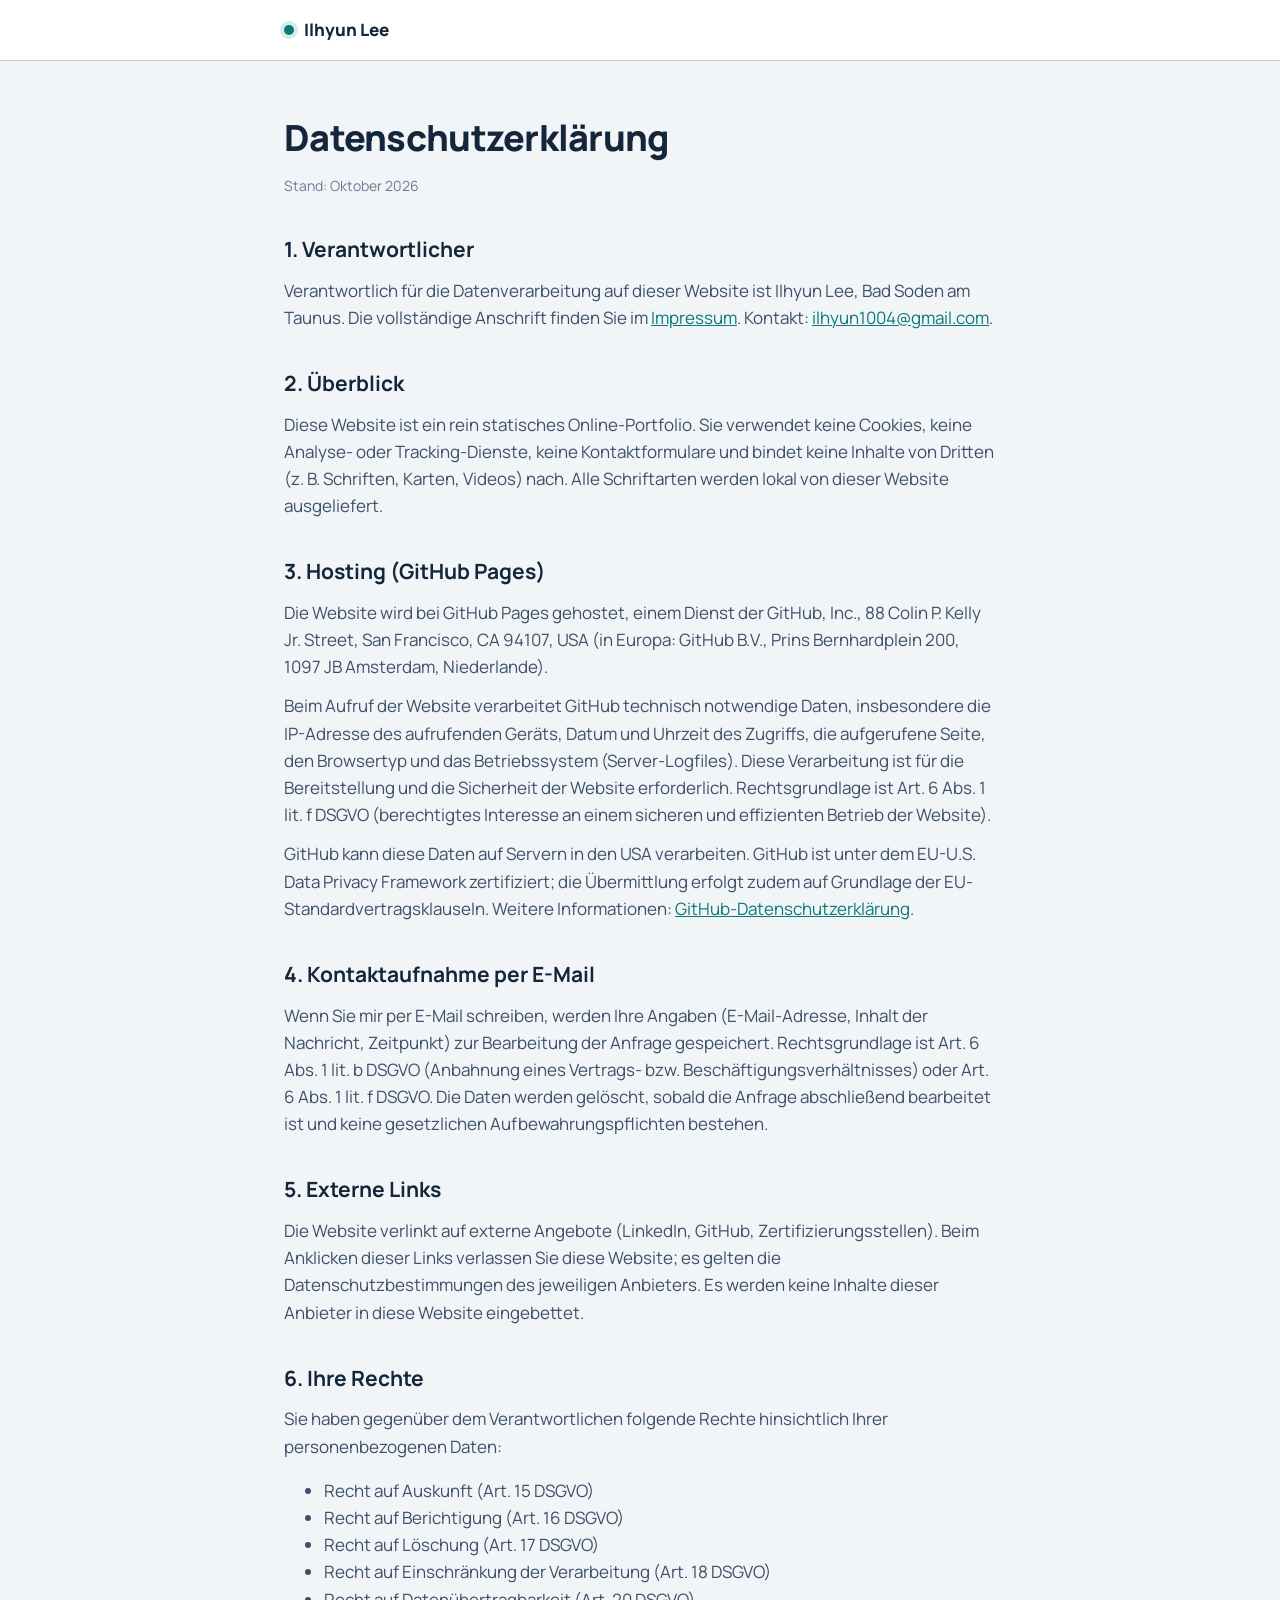
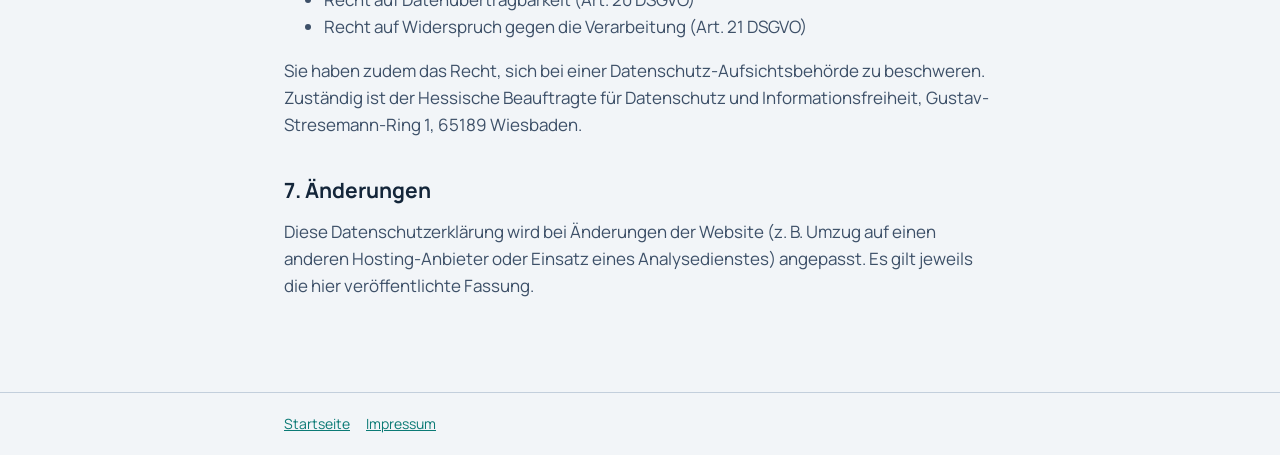
<file: datenschutz.html>
<!DOCTYPE html>
<html lang="de">
<head>
<meta charset="UTF-8">
<meta name="viewport" content="width=device-width, initial-scale=1">
<title>Datenschutzerklärung — Ilhyun Lee</title>
<meta name="robots" content="noindex">
<link rel="stylesheet" href="legal.css">
</head>
<body>
<header class="nav"><div class="wrap"><a class="brand" href="index.html"><span class="dot"></span>Ilhyun Lee</a></div></header>
<main>
  <div class="wrap">
    <h1>Datenschutzerklärung</h1>
    <p class="meta">Stand: Oktober 2026</p>

    <h2>1. Verantwortlicher</h2>
    <p>Verantwortlich für die Datenverarbeitung auf dieser Website ist Ilhyun Lee, Bad Soden am Taunus. Die vollständige Anschrift finden Sie im <a href="impressum.html">Impressum</a>. Kontakt: <a href="mailto:ilhyun1004@gmail.com">ilhyun1004@gmail.com</a>.</p>

    <h2>2. Überblick</h2>
    <p>Diese Website ist ein rein statisches Online-Portfolio. Sie verwendet keine Cookies, keine Analyse- oder Tracking-Dienste, keine Kontaktformulare und bindet keine Inhalte von Dritten (z. B. Schriften, Karten, Videos) nach. Alle Schriftarten werden lokal von dieser Website ausgeliefert.</p>

    <h2>3. Hosting (GitHub Pages)</h2>
    <p>Die Website wird bei GitHub Pages gehostet, einem Dienst der GitHub, Inc., 88 Colin P. Kelly Jr. Street, San Francisco, CA 94107, USA (in Europa: GitHub B.V., Prins Bernhardplein 200, 1097 JB Amsterdam, Niederlande).</p>
    <p>Beim Aufruf der Website verarbeitet GitHub technisch notwendige Daten, insbesondere die IP-Adresse des aufrufenden Geräts, Datum und Uhrzeit des Zugriffs, die aufgerufene Seite, den Browsertyp und das Betriebssystem (Server-Logfiles). Diese Verarbeitung ist für die Bereitstellung und die Sicherheit der Website erforderlich. Rechtsgrundlage ist Art. 6 Abs. 1 lit. f DSGVO (berechtigtes Interesse an einem sicheren und effizienten Betrieb der Website).</p>
    <p>GitHub kann diese Daten auf Servern in den USA verarbeiten. GitHub ist unter dem EU-U.S. Data Privacy Framework zertifiziert; die Übermittlung erfolgt zudem auf Grundlage der EU-Standardvertragsklauseln. Weitere Informationen: <a href="https://docs.github.com/de/site-policy/privacy-policies/github-general-privacy-statement" target="_blank" rel="noopener">GitHub-Datenschutzerklärung</a>.</p>

    <h2>4. Kontaktaufnahme per E-Mail</h2>
    <p>Wenn Sie mir per E-Mail schreiben, werden Ihre Angaben (E-Mail-Adresse, Inhalt der Nachricht, Zeitpunkt) zur Bearbeitung der Anfrage gespeichert. Rechtsgrundlage ist Art. 6 Abs. 1 lit. b DSGVO (Anbahnung eines Vertrags- bzw. Beschäftigungsverhältnisses) oder Art. 6 Abs. 1 lit. f DSGVO. Die Daten werden gelöscht, sobald die Anfrage abschließend bearbeitet ist und keine gesetzlichen Aufbewahrungspflichten bestehen.</p>

    <h2>5. Externe Links</h2>
    <p>Die Website verlinkt auf externe Angebote (LinkedIn, GitHub, Zertifizierungsstellen). Beim Anklicken dieser Links verlassen Sie diese Website; es gelten die Datenschutzbestimmungen des jeweiligen Anbieters. Es werden keine Inhalte dieser Anbieter in diese Website eingebettet.</p>

    <h2>6. Ihre Rechte</h2>
    <p>Sie haben gegenüber dem Verantwortlichen folgende Rechte hinsichtlich Ihrer personenbezogenen Daten:</p>
    <ul>
      <li>Recht auf Auskunft (Art. 15 DSGVO)</li>
      <li>Recht auf Berichtigung (Art. 16 DSGVO)</li>
      <li>Recht auf Löschung (Art. 17 DSGVO)</li>
      <li>Recht auf Einschränkung der Verarbeitung (Art. 18 DSGVO)</li>
      <li>Recht auf Datenübertragbarkeit (Art. 20 DSGVO)</li>
      <li>Recht auf Widerspruch gegen die Verarbeitung (Art. 21 DSGVO)</li>
    </ul>
    <p>Sie haben zudem das Recht, sich bei einer Datenschutz-Aufsichtsbehörde zu beschweren. Zuständig ist der Hessische Beauftragte für Datenschutz und Informationsfreiheit, Gustav-Stresemann-Ring 1, 65189 Wiesbaden.</p>

    <h2>7. Änderungen</h2>
    <p>Diese Datenschutzerklärung wird bei Änderungen der Website (z. B. Umzug auf einen anderen Hosting-Anbieter oder Einsatz eines Analysedienstes) angepasst. Es gilt jeweils die hier veröffentlichte Fassung.</p>
  </div>
</main>
<footer><div class="wrap"><a href="index.html">Startseite</a><a href="impressum.html">Impressum</a></div></footer>
</body>
</html>
</file>
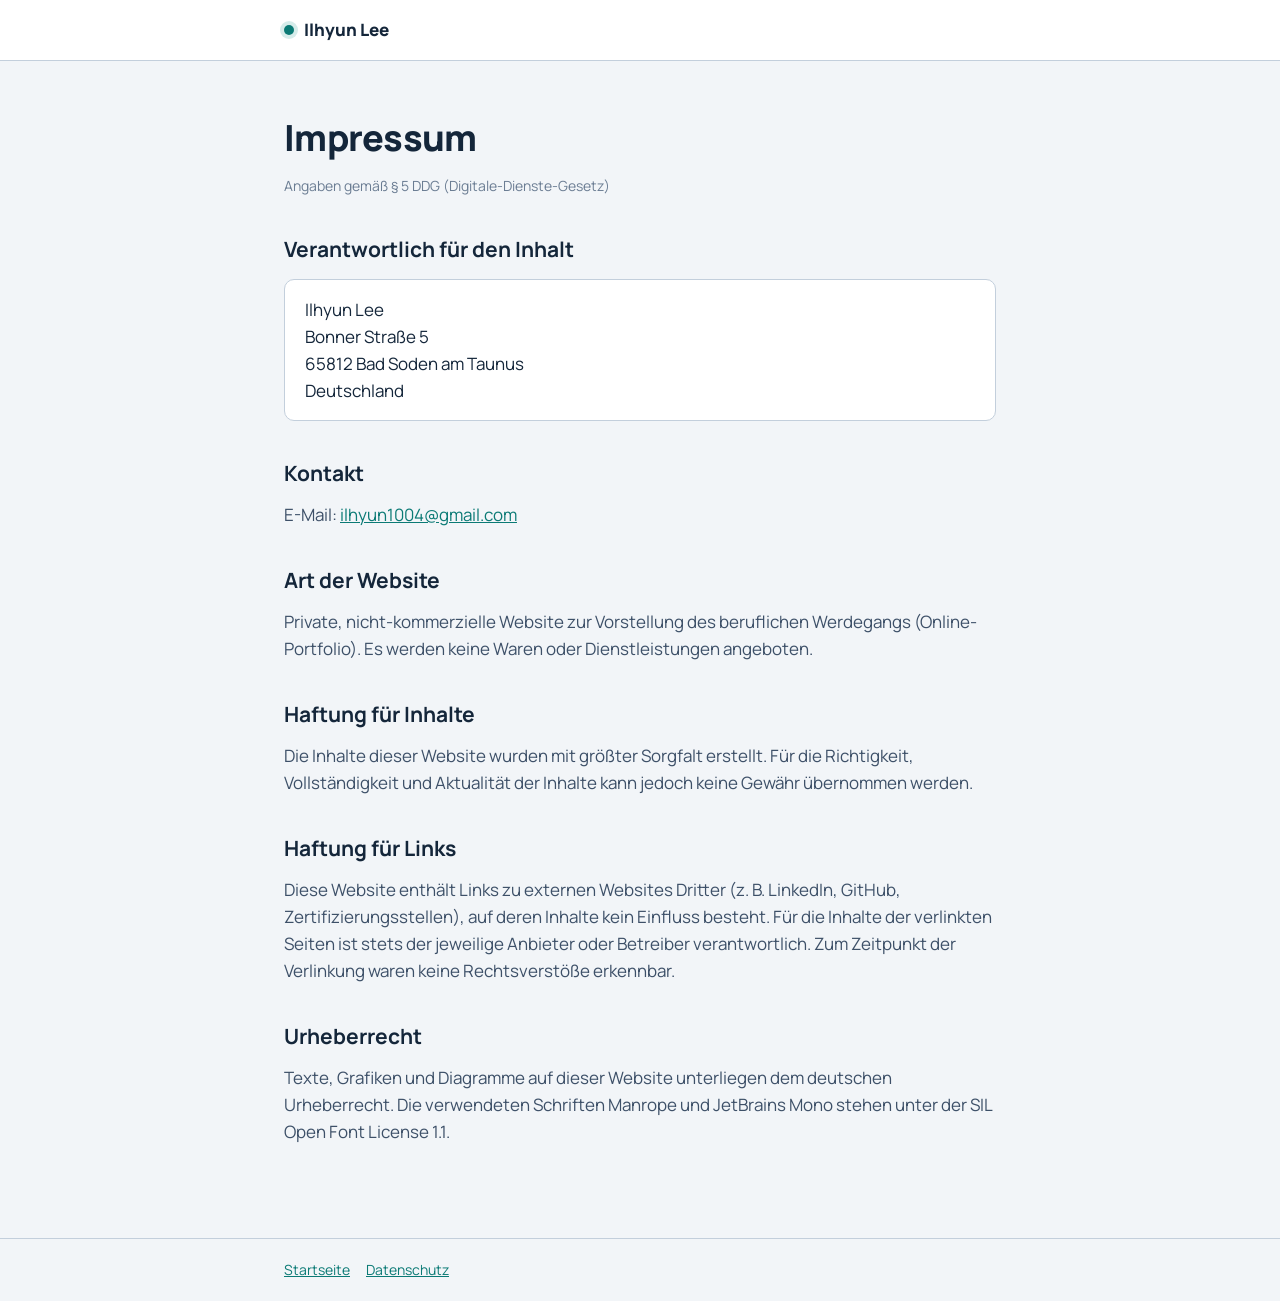
<file: impressum.html>
<!DOCTYPE html>
<html lang="de">
<head>
<meta charset="UTF-8">
<meta name="viewport" content="width=device-width, initial-scale=1">
<title>Impressum — Ilhyun Lee</title>
<meta name="robots" content="noindex">
<link rel="stylesheet" href="legal.css">
</head>
<body>
<header class="nav"><div class="wrap"><a class="brand" href="index.html"><span class="dot"></span>Ilhyun Lee</a></div></header>
<main>
  <div class="wrap">
    <h1>Impressum</h1>
    <p class="meta">Angaben gemäß § 5 DDG (Digitale-Dienste-Gesetz)</p>


    <h2>Verantwortlich für den Inhalt</h2>
    <address>
      Ilhyun Lee<br>
      Bonner Straße 5<br>
      65812 Bad Soden am Taunus<br>
      Deutschland
    </address>

    <h2>Kontakt</h2>
    <p>E-Mail: <a href="mailto:ilhyun1004@gmail.com">ilhyun1004@gmail.com</a></p>

    <h2>Art der Website</h2>
    <p>Private, nicht-kommerzielle Website zur Vorstellung des beruflichen Werdegangs (Online-Portfolio). Es werden keine Waren oder Dienstleistungen angeboten.</p>

    <h2>Haftung für Inhalte</h2>
    <p>Die Inhalte dieser Website wurden mit größter Sorgfalt erstellt. Für die Richtigkeit, Vollständigkeit und Aktualität der Inhalte kann jedoch keine Gewähr übernommen werden.</p>

    <h2>Haftung für Links</h2>
    <p>Diese Website enthält Links zu externen Websites Dritter (z. B. LinkedIn, GitHub, Zertifizierungsstellen), auf deren Inhalte kein Einfluss besteht. Für die Inhalte der verlinkten Seiten ist stets der jeweilige Anbieter oder Betreiber verantwortlich. Zum Zeitpunkt der Verlinkung waren keine Rechtsverstöße erkennbar.</p>

    <h2>Urheberrecht</h2>
    <p>Texte, Grafiken und Diagramme auf dieser Website unterliegen dem deutschen Urheberrecht. Die verwendeten Schriften Manrope und JetBrains Mono stehen unter der SIL Open Font License 1.1.</p>
  </div>
</main>
<footer><div class="wrap"><a href="index.html">Startseite</a><a href="datenschutz.html">Datenschutz</a></div></footer>
</body>
</html>
</file>
<file: legal.css>
@font-face { font-family: 'Manrope'; font-weight: 400; font-display: swap; src: url('fonts/manrope-latin-400-normal.woff2') format('woff2'); }
@font-face { font-family: 'Manrope'; font-weight: 700; font-display: swap; src: url('fonts/manrope-latin-700-normal.woff2') format('woff2'); }
@font-face { font-family: 'Manrope'; font-weight: 800; font-display: swap; src: url('fonts/manrope-latin-800-normal.woff2') format('woff2'); }
:root { --paper:#f2f5f8; --ink:#14263a; --ink-2:#3d5068; --ink-3:#6b7d93; --line:#c3cfdc; --teal:#0b7a75; }
* { box-sizing: border-box; }
body { margin:0; background:var(--paper); color:var(--ink); font-family:"Manrope",-apple-system,"Segoe UI",sans-serif; font-size:17px; line-height:1.6; }
a { color:var(--teal); }
.nav { border-bottom:1px solid var(--line); background:#fff; }
.nav .wrap { display:flex; align-items:center; gap:24px; height:60px; }
.brand { font-weight:800; color:var(--ink); text-decoration:none; display:flex; align-items:center; gap:10px; }
.brand .dot { width:10px; height:10px; border-radius:50%; background:var(--teal); box-shadow:0 0 0 4px #d6ecea; }
.wrap { max-width:760px; margin:0 auto; padding:0 24px; }
main { padding:48px 0 80px; }
h1 { font-size:36px; font-weight:800; letter-spacing:-.02em; margin:0 0 8px; }
h2 { font-size:21px; font-weight:700; margin:36px 0 10px; }
p, li { color:var(--ink-2); }
p { margin:0 0 12px; }
.meta { color:var(--ink-3); font-size:14px; margin-bottom:28px; }
address { font-style:normal; background:#fff; border:1px solid var(--line); border-radius:10px; padding:16px 20px; margin:12px 0 20px; }
.todo { background:#f3e3d4; border-left:4px solid #b5672a; padding:10px 14px; border-radius:6px; font-size:14px; color:#6b3a12; margin:16px 0; }
footer { border-top:1px solid var(--line); padding:20px 0; font-size:14px; color:var(--ink-3); }
footer a { margin-right:16px; }
</file>
